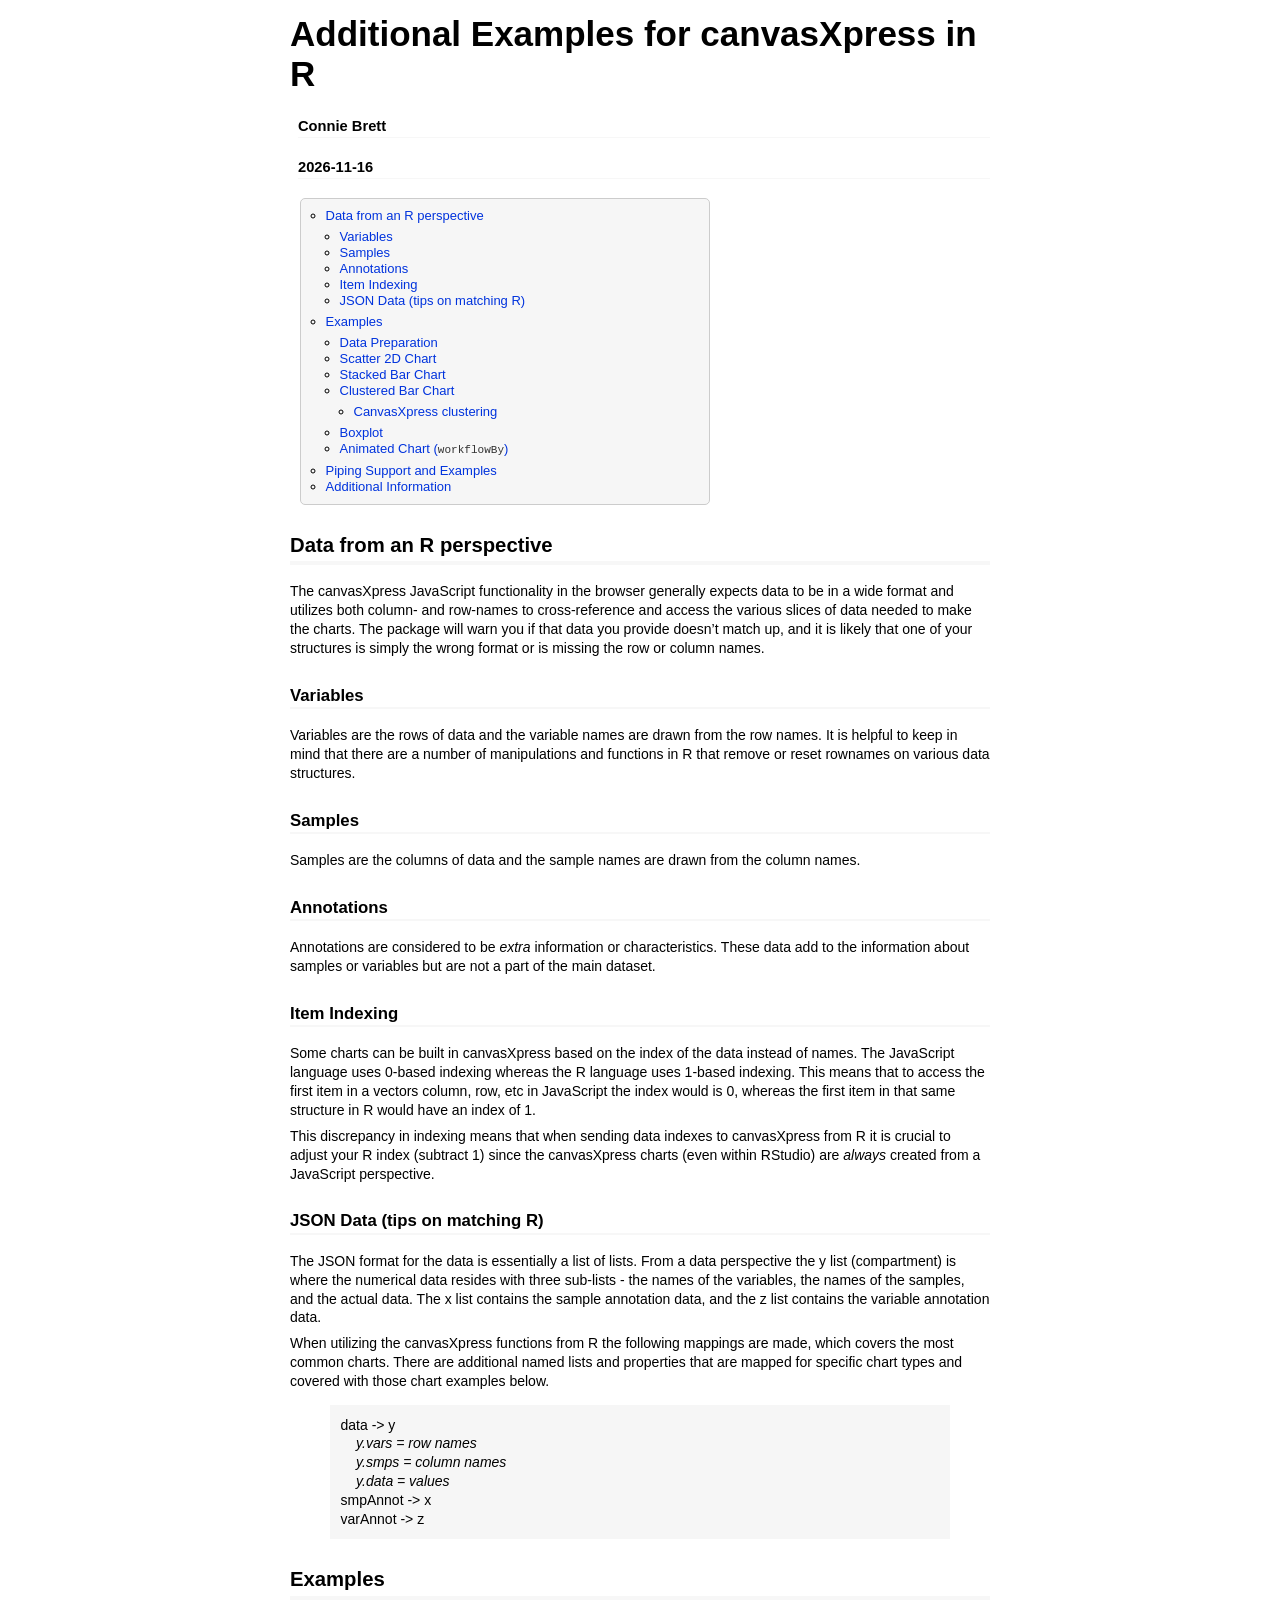
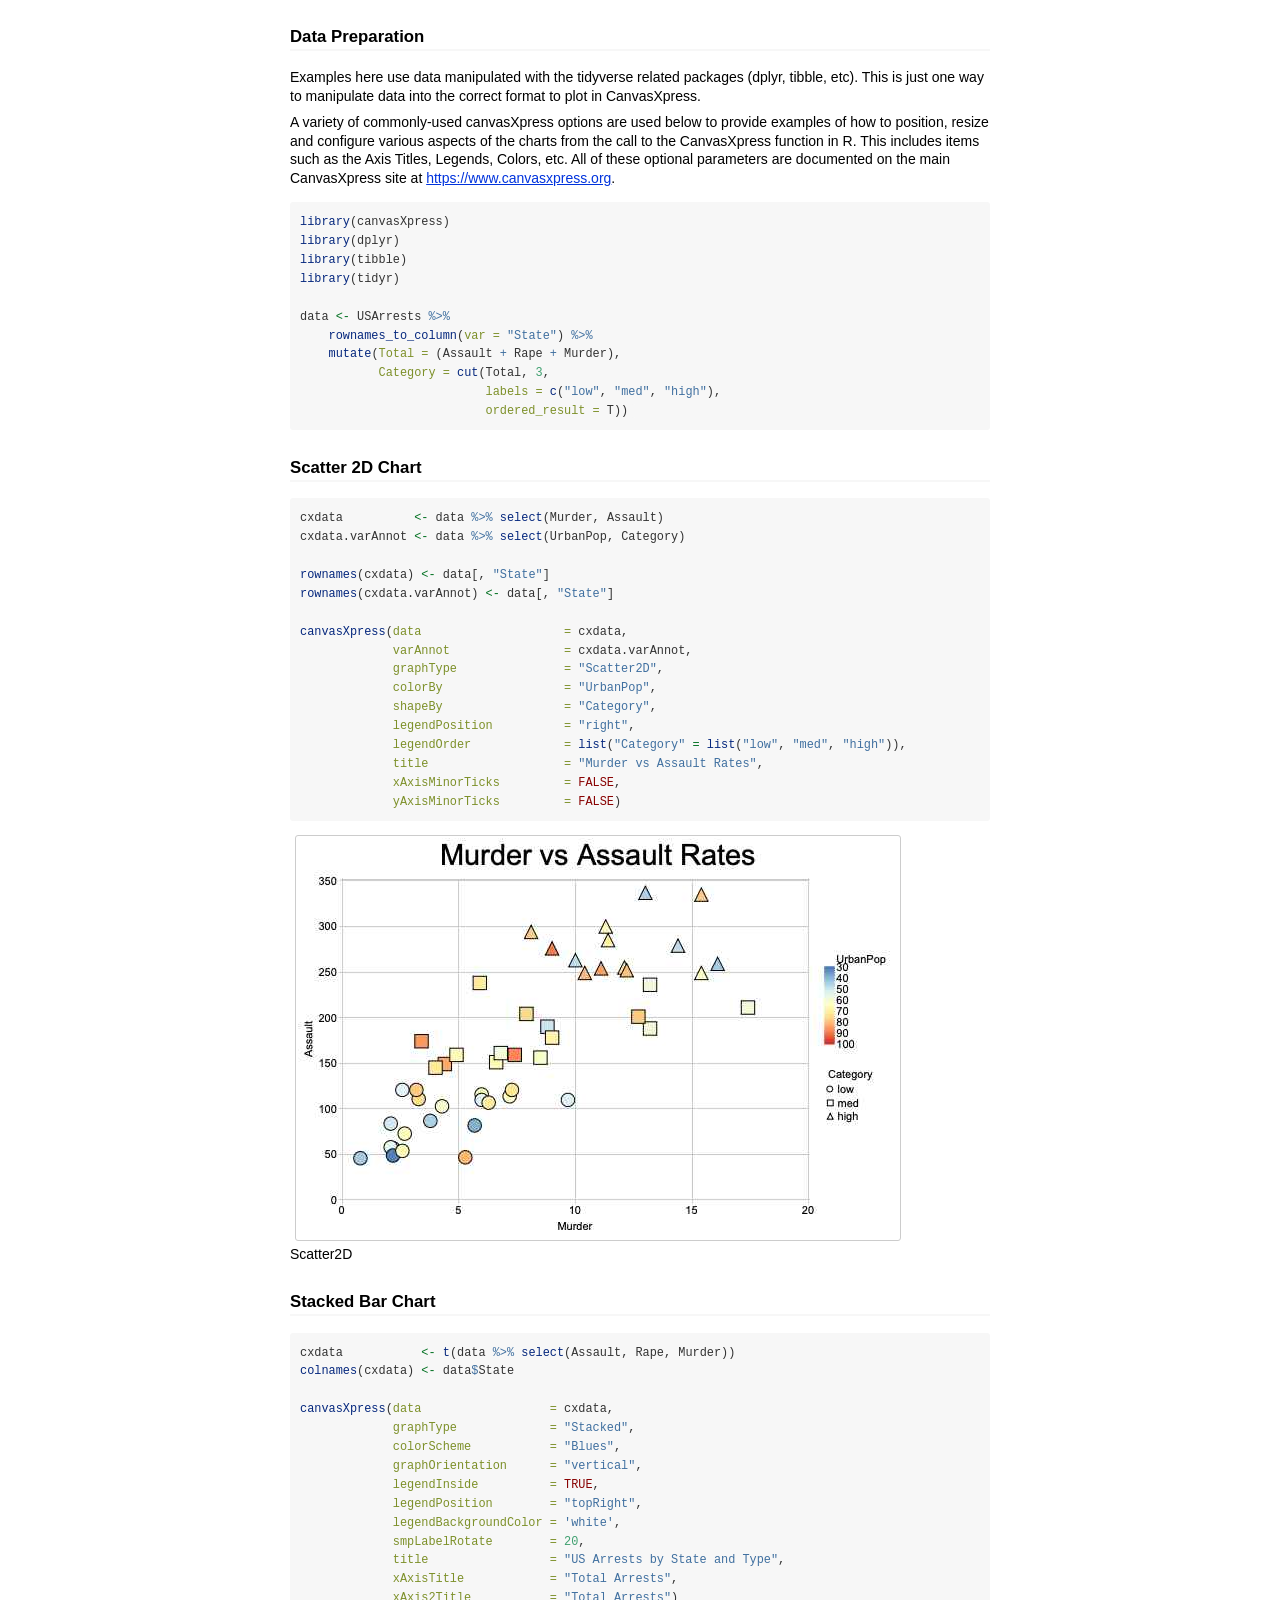
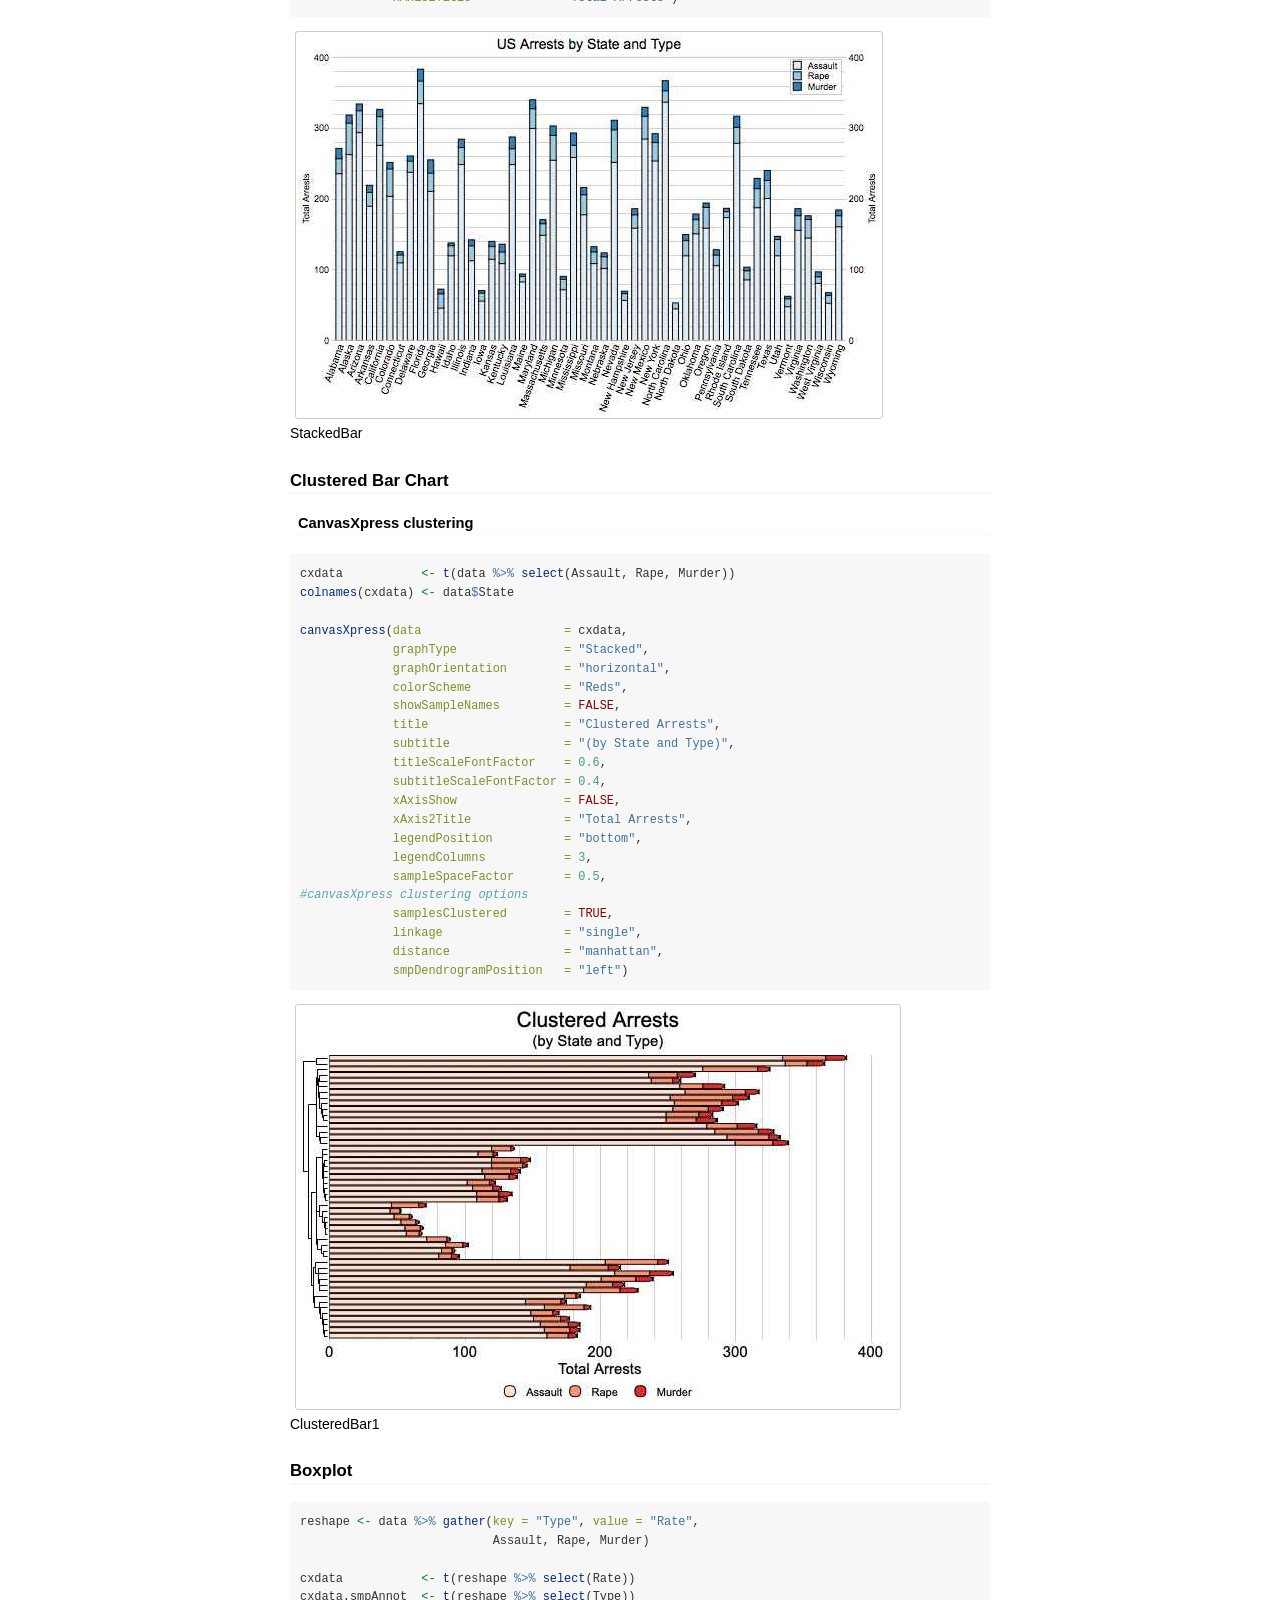
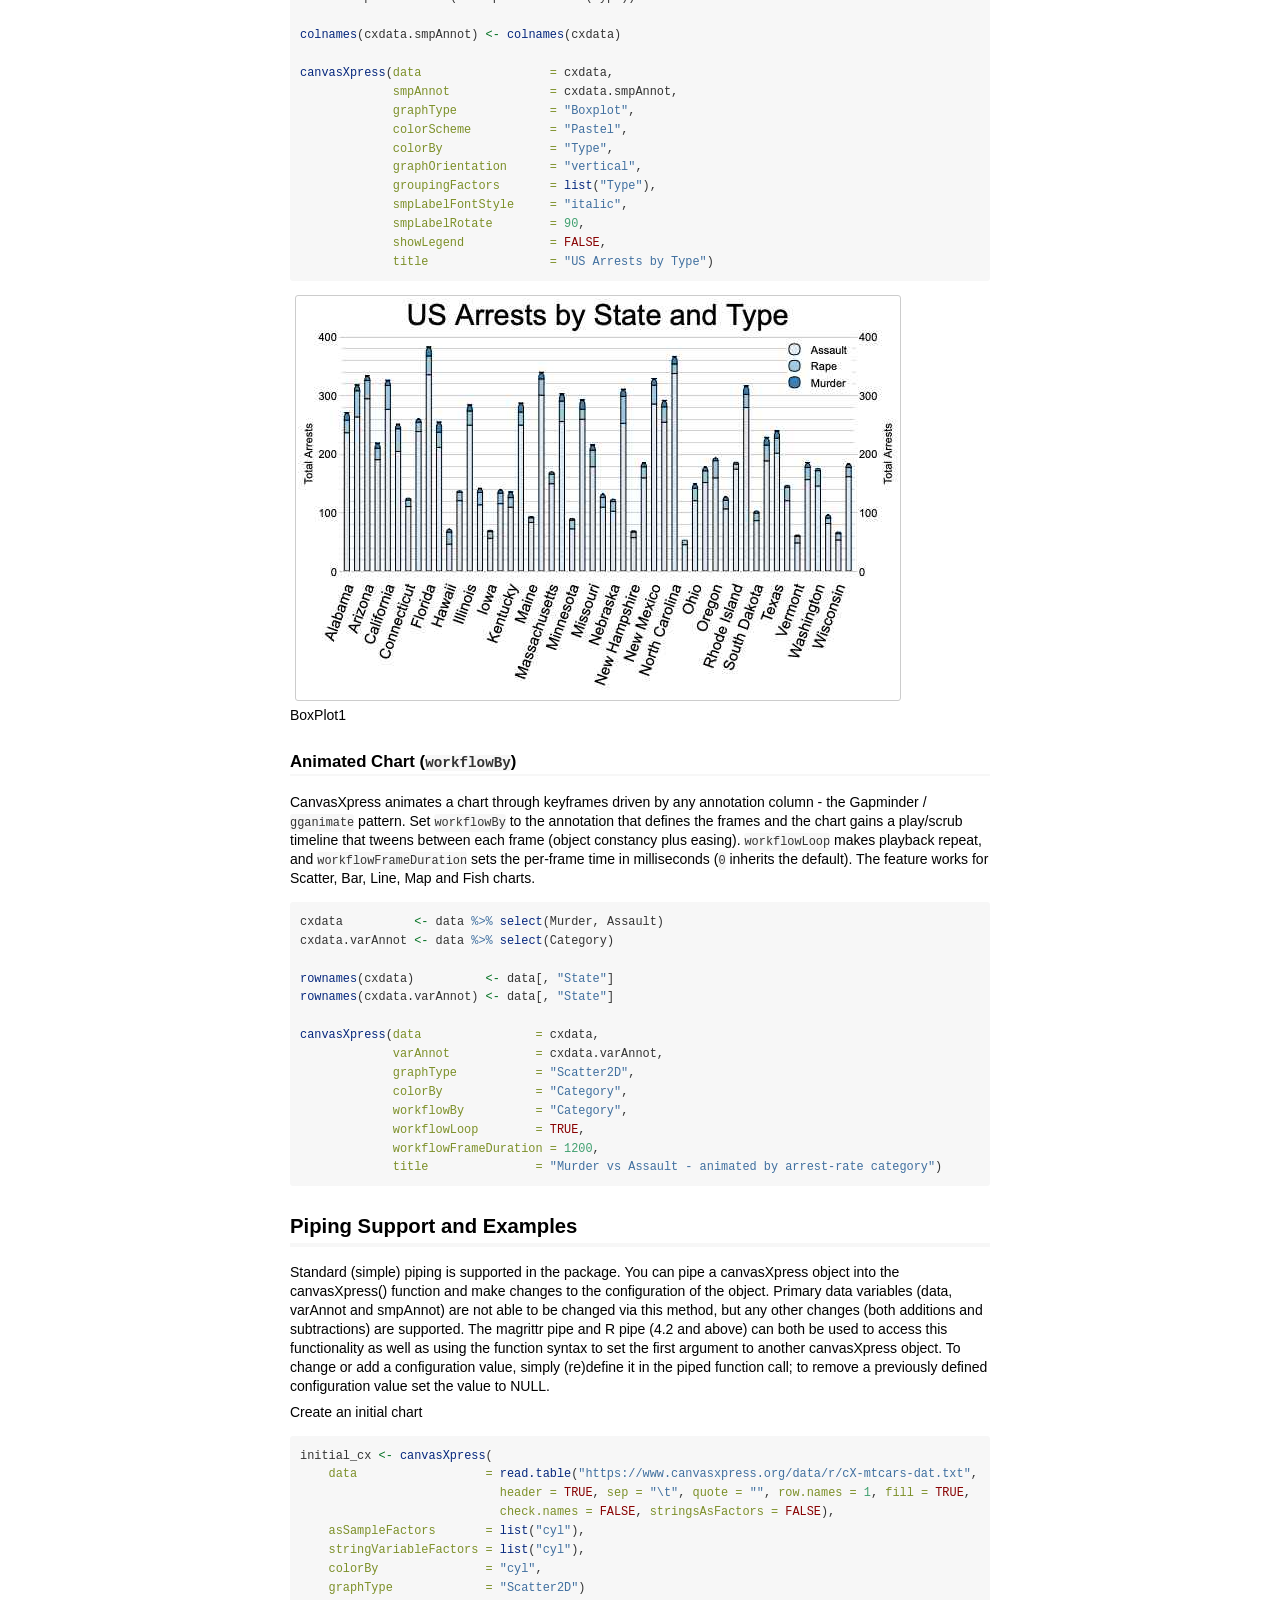
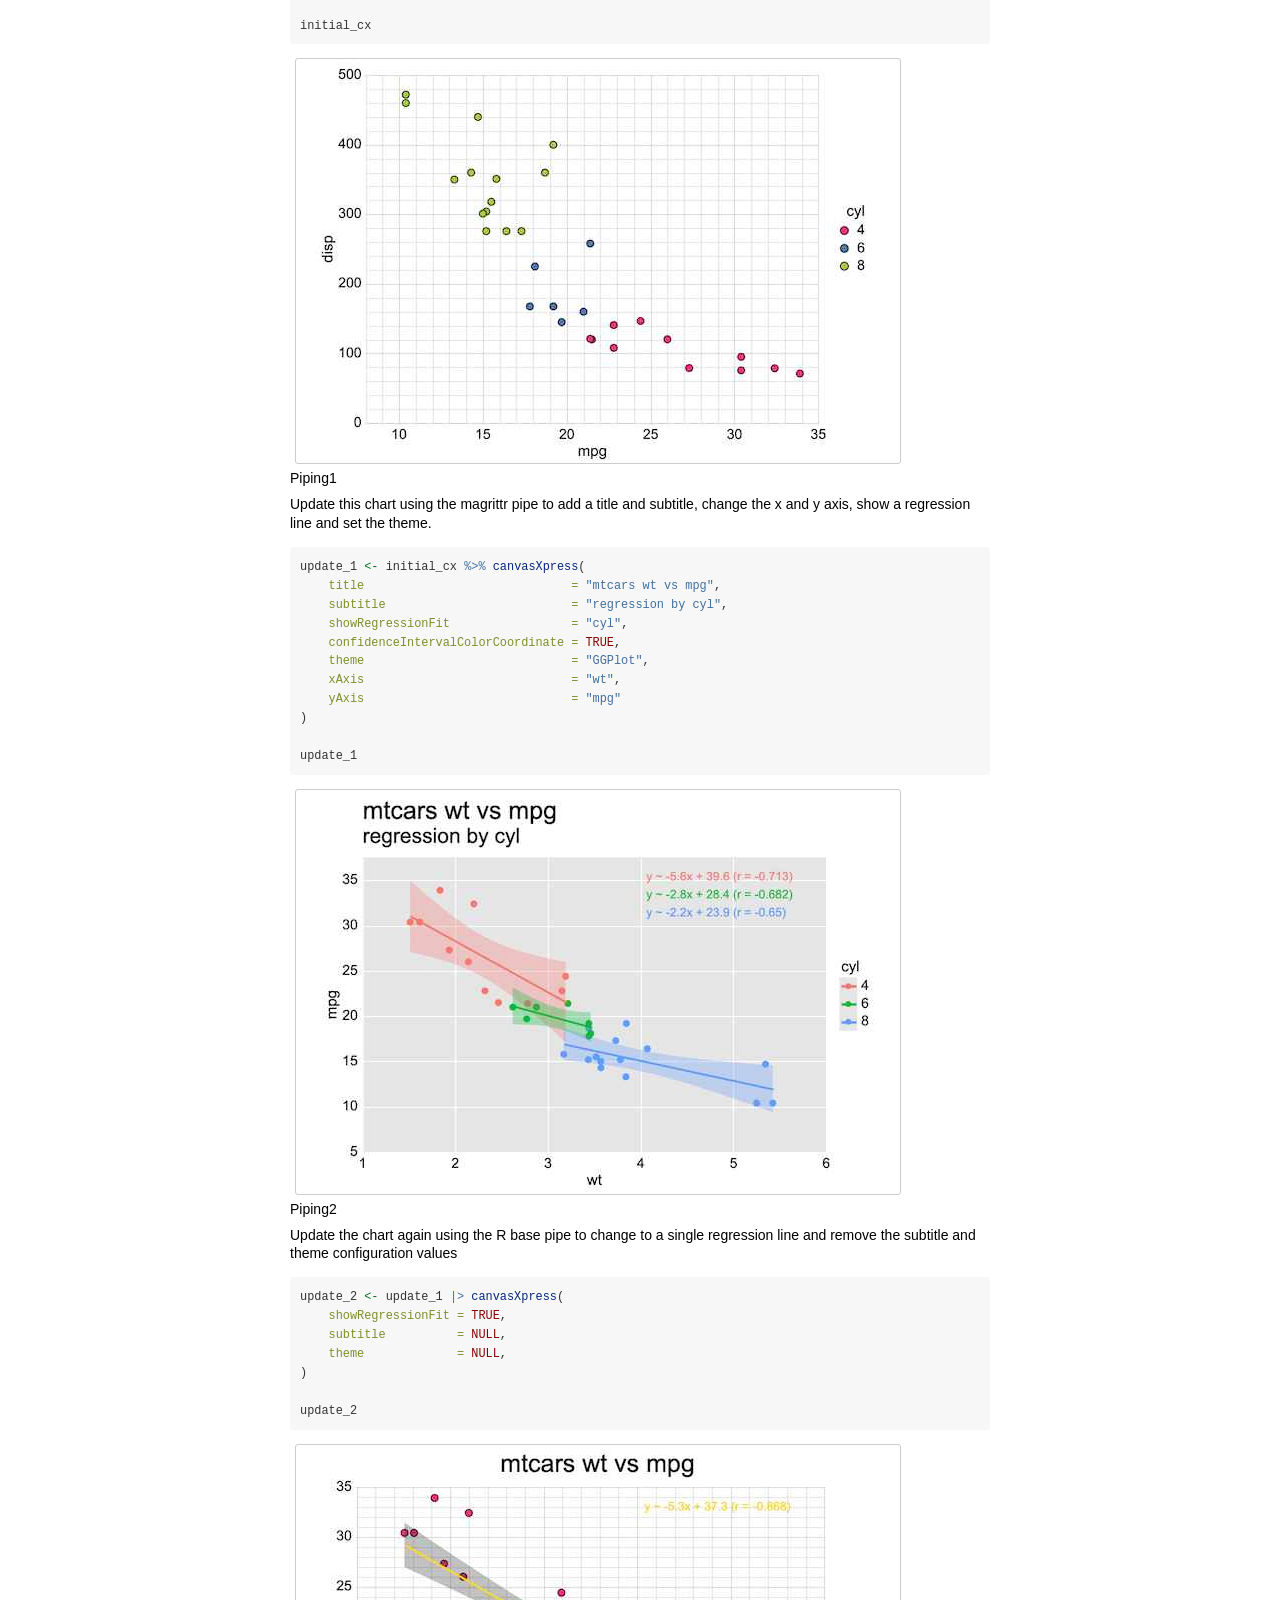
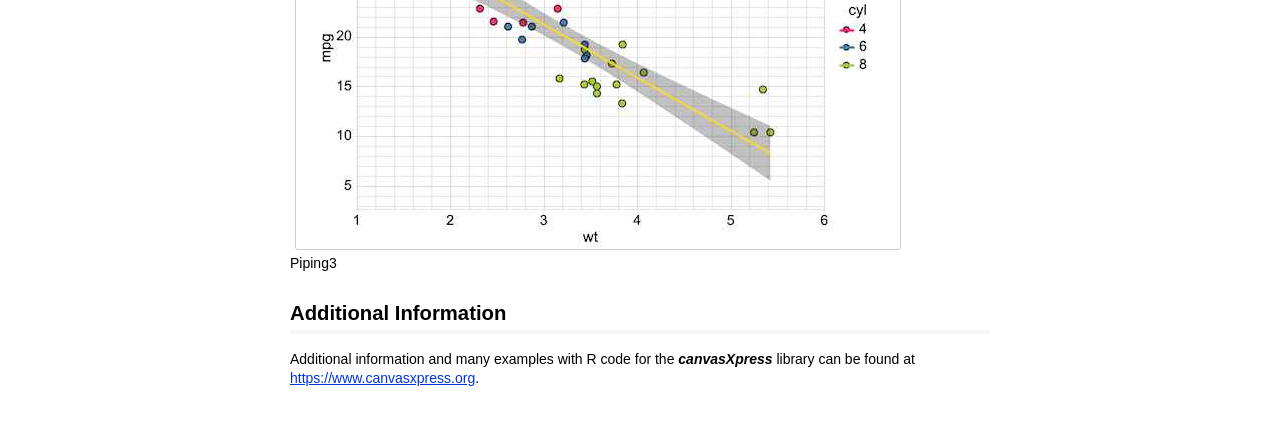
<file: inst/doc/additional_examples.html>
<!DOCTYPE html>

<html>

<head>

<meta charset="utf-8" />
<meta name="generator" content="pandoc" />
<meta http-equiv="X-UA-Compatible" content="IE=EDGE" />

<meta name="viewport" content="width=device-width, initial-scale=1" />

<meta name="author" content="Connie Brett" />

<meta name="date" content="2026-11-16" />

<title>Additional Examples for canvasXpress in R</title>

<script>// Pandoc 2.9 adds attributes on both header and div. We remove the former (to
// be compatible with the behavior of Pandoc < 2.8).
document.addEventListener('DOMContentLoaded', function(e) {
  var hs = document.querySelectorAll("div.section[class*='level'] > :first-child");
  var i, h, a;
  for (i = 0; i < hs.length; i++) {
    h = hs[i];
    if (!/^h[1-6]$/i.test(h.tagName)) continue;  // it should be a header h1-h6
    a = h.attributes;
    while (a.length > 0) h.removeAttribute(a[0].name);
  }
});
</script>

<style type="text/css">
code{white-space: pre-wrap;}
span.smallcaps{font-variant: small-caps;}
span.underline{text-decoration: underline;}
div.column{display: inline-block; vertical-align: top; width: 50%;}
div.hanging-indent{margin-left: 1.5em; text-indent: -1.5em;}
ul.task-list{list-style: none;}
</style>



<style type="text/css">
code {
white-space: pre;
}
.sourceCode {
overflow: visible;
}
</style>
<style type="text/css" data-origin="pandoc">
html { -webkit-text-size-adjust: 100%; }
pre > code.sourceCode { white-space: pre; position: relative; }
pre > code.sourceCode > span { display: inline-block; line-height: 1.25; }
pre > code.sourceCode > span:empty { height: 1.2em; }
.sourceCode { overflow: visible; }
code.sourceCode > span { color: inherit; text-decoration: inherit; }
div.sourceCode { margin: 1em 0; }
pre.sourceCode { margin: 0; }
@media screen {
div.sourceCode { overflow: auto; }
}
@media print {
pre > code.sourceCode { white-space: pre-wrap; }
pre > code.sourceCode > span { text-indent: -5em; padding-left: 5em; }
}
pre.numberSource code
{ counter-reset: source-line 0; }
pre.numberSource code > span
{ position: relative; left: -4em; counter-increment: source-line; }
pre.numberSource code > span > a:first-child::before
{ content: counter(source-line);
position: relative; left: -1em; text-align: right; vertical-align: baseline;
border: none; display: inline-block;
-webkit-touch-callout: none; -webkit-user-select: none;
-khtml-user-select: none; -moz-user-select: none;
-ms-user-select: none; user-select: none;
padding: 0 4px; width: 4em;
color: #aaaaaa;
}
pre.numberSource { margin-left: 3em; border-left: 1px solid #aaaaaa; padding-left: 4px; }
div.sourceCode
{ }
@media screen {
pre > code.sourceCode > span > a:first-child::before { text-decoration: underline; }
}
code span.al { color: #ff0000; font-weight: bold; } 
code span.an { color: #60a0b0; font-weight: bold; font-style: italic; } 
code span.at { color: #7d9029; } 
code span.bn { color: #40a070; } 
code span.bu { color: #008000; } 
code span.cf { color: #007020; font-weight: bold; } 
code span.ch { color: #4070a0; } 
code span.cn { color: #880000; } 
code span.co { color: #60a0b0; font-style: italic; } 
code span.cv { color: #60a0b0; font-weight: bold; font-style: italic; } 
code span.do { color: #ba2121; font-style: italic; } 
code span.dt { color: #902000; } 
code span.dv { color: #40a070; } 
code span.er { color: #ff0000; font-weight: bold; } 
code span.ex { } 
code span.fl { color: #40a070; } 
code span.fu { color: #06287e; } 
code span.im { color: #008000; font-weight: bold; } 
code span.in { color: #60a0b0; font-weight: bold; font-style: italic; } 
code span.kw { color: #007020; font-weight: bold; } 
code span.op { color: #666666; } 
code span.ot { color: #007020; } 
code span.pp { color: #bc7a00; } 
code span.sc { color: #4070a0; } 
code span.ss { color: #bb6688; } 
code span.st { color: #4070a0; } 
code span.va { color: #19177c; } 
code span.vs { color: #4070a0; } 
code span.wa { color: #60a0b0; font-weight: bold; font-style: italic; } 
</style>
<script>
// apply pandoc div.sourceCode style to pre.sourceCode instead
(function() {
  var sheets = document.styleSheets;
  for (var i = 0; i < sheets.length; i++) {
    if (sheets[i].ownerNode.dataset["origin"] !== "pandoc") continue;
    try { var rules = sheets[i].cssRules; } catch (e) { continue; }
    var j = 0;
    while (j < rules.length) {
      var rule = rules[j];
      // check if there is a div.sourceCode rule
      if (rule.type !== rule.STYLE_RULE || rule.selectorText !== "div.sourceCode") {
        j++;
        continue;
      }
      var style = rule.style.cssText;
      // check if color or background-color is set
      if (rule.style.color === '' && rule.style.backgroundColor === '') {
        j++;
        continue;
      }
      // replace div.sourceCode by a pre.sourceCode rule
      sheets[i].deleteRule(j);
      sheets[i].insertRule('pre.sourceCode{' + style + '}', j);
    }
  }
})();
</script>




<style type="text/css">body {
background-color: #fff;
margin: 1em auto;
max-width: 700px;
overflow: visible;
padding-left: 2em;
padding-right: 2em;
font-family: "Open Sans", "Helvetica Neue", Helvetica, Arial, sans-serif;
font-size: 14px;
line-height: 1.35;
}
#TOC {
clear: both;
margin: 0 0 10px 10px;
padding: 4px;
width: 400px;
border: 1px solid #CCCCCC;
border-radius: 5px;
background-color: #f6f6f6;
font-size: 13px;
line-height: 1.3;
}
#TOC .toctitle {
font-weight: bold;
font-size: 15px;
margin-left: 5px;
}
#TOC ul {
padding-left: 40px;
margin-left: -1.5em;
margin-top: 5px;
margin-bottom: 5px;
}
#TOC ul ul {
margin-left: -2em;
}
#TOC li {
line-height: 16px;
}
table {
margin: 1em auto;
border-width: 1px;
border-color: #DDDDDD;
border-style: outset;
border-collapse: collapse;
}
table th {
border-width: 2px;
padding: 5px;
border-style: inset;
}
table td {
border-width: 1px;
border-style: inset;
line-height: 18px;
padding: 5px 5px;
}
table, table th, table td {
border-left-style: none;
border-right-style: none;
}
table thead, table tr.even {
background-color: #f7f7f7;
}
p {
margin: 0.5em 0;
}
blockquote {
background-color: #f6f6f6;
padding: 0.25em 0.75em;
}
hr {
border-style: solid;
border: none;
border-top: 1px solid #777;
margin: 28px 0;
}
dl {
margin-left: 0;
}
dl dd {
margin-bottom: 13px;
margin-left: 13px;
}
dl dt {
font-weight: bold;
}
ul {
margin-top: 0;
}
ul li {
list-style: circle outside;
}
ul ul {
margin-bottom: 0;
}
pre, code {
background-color: #f7f7f7;
border-radius: 3px;
color: #333;
white-space: pre-wrap; 
}
pre {
border-radius: 3px;
margin: 5px 0px 10px 0px;
padding: 10px;
}
pre:not([class]) {
background-color: #f7f7f7;
}
code {
font-family: Consolas, Monaco, 'Courier New', monospace;
font-size: 85%;
}
p > code, li > code {
padding: 2px 0px;
}
div.figure {
text-align: center;
}
img {
background-color: #FFFFFF;
padding: 2px;
border: 1px solid #DDDDDD;
border-radius: 3px;
border: 1px solid #CCCCCC;
margin: 0 5px;
}
h1 {
margin-top: 0;
font-size: 35px;
line-height: 40px;
}
h2 {
border-bottom: 4px solid #f7f7f7;
padding-top: 10px;
padding-bottom: 2px;
font-size: 145%;
}
h3 {
border-bottom: 2px solid #f7f7f7;
padding-top: 10px;
font-size: 120%;
}
h4 {
border-bottom: 1px solid #f7f7f7;
margin-left: 8px;
font-size: 105%;
}
h5, h6 {
border-bottom: 1px solid #ccc;
font-size: 105%;
}
a {
color: #0033dd;
text-decoration: none;
}
a:hover {
color: #6666ff; }
a:visited {
color: #800080; }
a:visited:hover {
color: #BB00BB; }
a[href^="http:"] {
text-decoration: underline; }
a[href^="https:"] {
text-decoration: underline; }

code > span.kw { color: #555; font-weight: bold; } 
code > span.dt { color: #902000; } 
code > span.dv { color: #40a070; } 
code > span.bn { color: #d14; } 
code > span.fl { color: #d14; } 
code > span.ch { color: #d14; } 
code > span.st { color: #d14; } 
code > span.co { color: #888888; font-style: italic; } 
code > span.ot { color: #007020; } 
code > span.al { color: #ff0000; font-weight: bold; } 
code > span.fu { color: #900; font-weight: bold; } 
code > span.er { color: #a61717; background-color: #e3d2d2; } 
</style>




</head>

<body>




<h1 class="title toc-ignore">Additional Examples for canvasXpress in
R</h1>
<h4 class="author">Connie Brett</h4>
<h4 class="date">2026-11-16</h4>


<div id="TOC">
<ul>
<li><a href="#data-from-an-r-perspective" id="toc-data-from-an-r-perspective">Data from an R perspective</a>
<ul>
<li><a href="#variables" id="toc-variables">Variables</a></li>
<li><a href="#samples" id="toc-samples">Samples</a></li>
<li><a href="#annotations" id="toc-annotations">Annotations</a></li>
<li><a href="#item-indexing" id="toc-item-indexing">Item
Indexing</a></li>
<li><a href="#json-data-tips-on-matching-r" id="toc-json-data-tips-on-matching-r">JSON Data (tips on matching
R)</a></li>
</ul></li>
<li><a href="#examples" id="toc-examples">Examples</a>
<ul>
<li><a href="#data-preparation" id="toc-data-preparation">Data
Preparation</a></li>
<li><a href="#scatter-2d-chart" id="toc-scatter-2d-chart">Scatter 2D
Chart</a></li>
<li><a href="#stacked-bar-chart" id="toc-stacked-bar-chart">Stacked Bar
Chart</a></li>
<li><a href="#clustered-bar-chart" id="toc-clustered-bar-chart">Clustered Bar Chart</a>
<ul>
<li><a href="#canvasxpress-clustering" id="toc-canvasxpress-clustering">CanvasXpress clustering</a></li>
</ul></li>
<li><a href="#boxplot" id="toc-boxplot">Boxplot</a></li>
<li><a href="#animated-chart-workflowby" id="toc-animated-chart-workflowby">Animated Chart
(<code>workflowBy</code>)</a></li>
</ul></li>
<li><a href="#piping-support-and-examples" id="toc-piping-support-and-examples">Piping Support and
Examples</a></li>
<li><a href="#additional-information" id="toc-additional-information">Additional Information</a></li>
</ul>
</div>

<div id="data-from-an-r-perspective" class="section level2">
<h2>Data from an R perspective</h2>
<p>The canvasXpress JavaScript functionality in the browser generally
expects data to be in a wide format and utilizes both column- and
row-names to cross-reference and access the various slices of data
needed to make the charts. The package will warn you if that data you
provide doesn’t match up, and it is likely that one of your structures
is simply the wrong format or is missing the row or column names.</p>
<div id="variables" class="section level3">
<h3>Variables</h3>
<p>Variables are the rows of data and the variable names are drawn from
the row names. It is helpful to keep in mind that there are a number of
manipulations and functions in R that remove or reset rownames on
various data structures.</p>
</div>
<div id="samples" class="section level3">
<h3>Samples</h3>
<p>Samples are the columns of data and the sample names are drawn from
the column names.</p>
</div>
<div id="annotations" class="section level3">
<h3>Annotations</h3>
<p>Annotations are considered to be <em>extra</em> information or
characteristics. These data add to the information about samples or
variables but are not a part of the main dataset.</p>
</div>
<div id="item-indexing" class="section level3">
<h3>Item Indexing</h3>
<p>Some charts can be built in canvasXpress based on the index of the
data instead of names. The JavaScript language uses 0-based indexing
whereas the R language uses 1-based indexing. This means that to access
the first item in a vectors column, row, etc in JavaScript the index
would is 0, whereas the first item in that same structure in R would
have an index of 1.</p>
<p>This discrepancy in indexing means that when sending data indexes to
canvasXpress from R it is crucial to adjust your R index (subtract 1)
since the canvasXpress charts (even within RStudio) are <em>always</em>
created from a JavaScript perspective.</p>
</div>
<div id="json-data-tips-on-matching-r" class="section level3">
<h3>JSON Data (tips on matching R)</h3>
<p>The JSON format for the data is essentially a list of lists. From a
data perspective the y list (compartment) is where the numerical data
resides with three sub-lists - the names of the variables, the names of
the samples, and the actual data. The x list contains the sample
annotation data, and the z list contains the variable annotation
data.</p>
<p>When utilizing the canvasXpress functions from R the following
mappings are made, which covers the most common charts. There are
additional named lists and properties that are mapped for specific chart
types and covered with those chart examples below.</p>
<blockquote>
<p>data -&gt; y<br />
    <em>y.vars = row names</em><br />
    <em>y.smps = column names</em><br />
    <em>y.data = values</em><br />
smpAnnot -&gt; x<br />
varAnnot -&gt; z</p>
</blockquote>
</div>
</div>
<div id="examples" class="section level2">
<h2>Examples</h2>
<div id="data-preparation" class="section level3">
<h3>Data Preparation</h3>
<p>Examples here use data manipulated with the tidyverse related
packages (dplyr, tibble, etc). This is just one way to manipulate data
into the correct format to plot in CanvasXpress.</p>
<p>A variety of commonly-used canvasXpress options are used below to
provide examples of how to position, resize and configure various
aspects of the charts from the call to the CanvasXpress function in R.
This includes items such as the Axis Titles, Legends, Colors, etc. All
of these optional parameters are documented on the main CanvasXpress
site at <a href="https://www.canvasxpress.org" class="uri">https://www.canvasxpress.org</a>.</p>
<div class="sourceCode" id="cb1"><pre class="sourceCode r"><code class="sourceCode r"><span id="cb1-1"><a href="#cb1-1" tabindex="-1"></a><span class="fu">library</span>(canvasXpress)</span>
<span id="cb1-2"><a href="#cb1-2" tabindex="-1"></a><span class="fu">library</span>(dplyr)</span>
<span id="cb1-3"><a href="#cb1-3" tabindex="-1"></a><span class="fu">library</span>(tibble)</span>
<span id="cb1-4"><a href="#cb1-4" tabindex="-1"></a><span class="fu">library</span>(tidyr)</span>
<span id="cb1-5"><a href="#cb1-5" tabindex="-1"></a></span>
<span id="cb1-6"><a href="#cb1-6" tabindex="-1"></a>data <span class="ot">&lt;-</span> USArrests <span class="sc">%&gt;%</span></span>
<span id="cb1-7"><a href="#cb1-7" tabindex="-1"></a>    <span class="fu">rownames_to_column</span>(<span class="at">var =</span> <span class="st">&quot;State&quot;</span>) <span class="sc">%&gt;%</span></span>
<span id="cb1-8"><a href="#cb1-8" tabindex="-1"></a>    <span class="fu">mutate</span>(<span class="at">Total =</span> (Assault <span class="sc">+</span> Rape <span class="sc">+</span> Murder),</span>
<span id="cb1-9"><a href="#cb1-9" tabindex="-1"></a>           <span class="at">Category =</span> <span class="fu">cut</span>(Total, <span class="dv">3</span>, </span>
<span id="cb1-10"><a href="#cb1-10" tabindex="-1"></a>                          <span class="at">labels =</span> <span class="fu">c</span>(<span class="st">&quot;low&quot;</span>, <span class="st">&quot;med&quot;</span>, <span class="st">&quot;high&quot;</span>),</span>
<span id="cb1-11"><a href="#cb1-11" tabindex="-1"></a>                          <span class="at">ordered_result =</span> T)) </span></code></pre></div>
</div>
<div id="scatter-2d-chart" class="section level3">
<h3>Scatter 2D Chart</h3>
<div class="sourceCode" id="cb2"><pre class="sourceCode r"><code class="sourceCode r"><span id="cb2-1"><a href="#cb2-1" tabindex="-1"></a>cxdata          <span class="ot">&lt;-</span> data <span class="sc">%&gt;%</span> <span class="fu">select</span>(Murder, Assault)</span>
<span id="cb2-2"><a href="#cb2-2" tabindex="-1"></a>cxdata.varAnnot <span class="ot">&lt;-</span> data <span class="sc">%&gt;%</span> <span class="fu">select</span>(UrbanPop, Category) </span>
<span id="cb2-3"><a href="#cb2-3" tabindex="-1"></a></span>
<span id="cb2-4"><a href="#cb2-4" tabindex="-1"></a><span class="fu">rownames</span>(cxdata) <span class="ot">&lt;-</span> data[, <span class="st">&quot;State&quot;</span>]</span>
<span id="cb2-5"><a href="#cb2-5" tabindex="-1"></a><span class="fu">rownames</span>(cxdata.varAnnot) <span class="ot">&lt;-</span> data[, <span class="st">&quot;State&quot;</span>]</span>
<span id="cb2-6"><a href="#cb2-6" tabindex="-1"></a></span>
<span id="cb2-7"><a href="#cb2-7" tabindex="-1"></a><span class="fu">canvasXpress</span>(<span class="at">data                    =</span> cxdata,</span>
<span id="cb2-8"><a href="#cb2-8" tabindex="-1"></a>             <span class="at">varAnnot                =</span> cxdata.varAnnot,</span>
<span id="cb2-9"><a href="#cb2-9" tabindex="-1"></a>             <span class="at">graphType               =</span> <span class="st">&quot;Scatter2D&quot;</span>,</span>
<span id="cb2-10"><a href="#cb2-10" tabindex="-1"></a>             <span class="at">colorBy                 =</span> <span class="st">&quot;UrbanPop&quot;</span>,</span>
<span id="cb2-11"><a href="#cb2-11" tabindex="-1"></a>             <span class="at">shapeBy                 =</span> <span class="st">&quot;Category&quot;</span>,</span>
<span id="cb2-12"><a href="#cb2-12" tabindex="-1"></a>             <span class="at">legendPosition          =</span> <span class="st">&quot;right&quot;</span>,</span>
<span id="cb2-13"><a href="#cb2-13" tabindex="-1"></a>             <span class="at">legendOrder             =</span> <span class="fu">list</span>(<span class="st">&quot;Category&quot;</span> <span class="ot">=</span> <span class="fu">list</span>(<span class="st">&quot;low&quot;</span>, <span class="st">&quot;med&quot;</span>, <span class="st">&quot;high&quot;</span>)),</span>
<span id="cb2-14"><a href="#cb2-14" tabindex="-1"></a>             <span class="at">title                   =</span> <span class="st">&quot;Murder vs Assault Rates&quot;</span>,</span>
<span id="cb2-15"><a href="#cb2-15" tabindex="-1"></a>             <span class="at">xAxisMinorTicks         =</span> <span class="cn">FALSE</span>,</span>
<span id="cb2-16"><a href="#cb2-16" tabindex="-1"></a>             <span class="at">yAxisMinorTicks         =</span> <span class="cn">FALSE</span>)</span></code></pre></div>
<div class="float">
<img role="img" aria-label="Scatter2D" src="[data-uri]" alt="Scatter2D" />
<div class="figcaption">Scatter2D</div>
</div>
</div>
<div id="stacked-bar-chart" class="section level3">
<h3>Stacked Bar Chart</h3>
<div class="sourceCode" id="cb3"><pre class="sourceCode r"><code class="sourceCode r"><span id="cb3-1"><a href="#cb3-1" tabindex="-1"></a>cxdata           <span class="ot">&lt;-</span> <span class="fu">t</span>(data <span class="sc">%&gt;%</span> <span class="fu">select</span>(Assault, Rape, Murder))</span>
<span id="cb3-2"><a href="#cb3-2" tabindex="-1"></a><span class="fu">colnames</span>(cxdata) <span class="ot">&lt;-</span> data<span class="sc">$</span>State</span>
<span id="cb3-3"><a href="#cb3-3" tabindex="-1"></a></span>
<span id="cb3-4"><a href="#cb3-4" tabindex="-1"></a><span class="fu">canvasXpress</span>(<span class="at">data                  =</span> cxdata,</span>
<span id="cb3-5"><a href="#cb3-5" tabindex="-1"></a>             <span class="at">graphType             =</span> <span class="st">&quot;Stacked&quot;</span>,</span>
<span id="cb3-6"><a href="#cb3-6" tabindex="-1"></a>             <span class="at">colorScheme           =</span> <span class="st">&quot;Blues&quot;</span>,</span>
<span id="cb3-7"><a href="#cb3-7" tabindex="-1"></a>             <span class="at">graphOrientation      =</span> <span class="st">&quot;vertical&quot;</span>,</span>
<span id="cb3-8"><a href="#cb3-8" tabindex="-1"></a>             <span class="at">legendInside          =</span> <span class="cn">TRUE</span>,</span>
<span id="cb3-9"><a href="#cb3-9" tabindex="-1"></a>             <span class="at">legendPosition        =</span> <span class="st">&quot;topRight&quot;</span>,</span>
<span id="cb3-10"><a href="#cb3-10" tabindex="-1"></a>             <span class="at">legendBackgroundColor =</span> <span class="st">&#39;white&#39;</span>,</span>
<span id="cb3-11"><a href="#cb3-11" tabindex="-1"></a>             <span class="at">smpLabelRotate        =</span> <span class="dv">20</span>,</span>
<span id="cb3-12"><a href="#cb3-12" tabindex="-1"></a>             <span class="at">title                 =</span> <span class="st">&quot;US Arrests by State and Type&quot;</span>,</span>
<span id="cb3-13"><a href="#cb3-13" tabindex="-1"></a>             <span class="at">xAxisTitle            =</span> <span class="st">&quot;Total Arrests&quot;</span>,</span>
<span id="cb3-14"><a href="#cb3-14" tabindex="-1"></a>             <span class="at">xAxis2Title           =</span> <span class="st">&quot;Total Arrests&quot;</span>)</span></code></pre></div>
<div class="float">
<img role="img" aria-label="StackedBar" src="[data-uri]" alt="StackedBar" />
<div class="figcaption">StackedBar</div>
</div>
</div>
<div id="clustered-bar-chart" class="section level3">
<h3>Clustered Bar Chart</h3>
<div id="canvasxpress-clustering" class="section level4">
<h4>CanvasXpress clustering</h4>
<div class="sourceCode" id="cb4"><pre class="sourceCode r"><code class="sourceCode r"><span id="cb4-1"><a href="#cb4-1" tabindex="-1"></a>cxdata           <span class="ot">&lt;-</span> <span class="fu">t</span>(data <span class="sc">%&gt;%</span> <span class="fu">select</span>(Assault, Rape, Murder))</span>
<span id="cb4-2"><a href="#cb4-2" tabindex="-1"></a><span class="fu">colnames</span>(cxdata) <span class="ot">&lt;-</span> data<span class="sc">$</span>State</span>
<span id="cb4-3"><a href="#cb4-3" tabindex="-1"></a></span>
<span id="cb4-4"><a href="#cb4-4" tabindex="-1"></a><span class="fu">canvasXpress</span>(<span class="at">data                    =</span> cxdata,</span>
<span id="cb4-5"><a href="#cb4-5" tabindex="-1"></a>             <span class="at">graphType               =</span> <span class="st">&quot;Stacked&quot;</span>,</span>
<span id="cb4-6"><a href="#cb4-6" tabindex="-1"></a>             <span class="at">graphOrientation        =</span> <span class="st">&quot;horizontal&quot;</span>,</span>
<span id="cb4-7"><a href="#cb4-7" tabindex="-1"></a>             <span class="at">colorScheme             =</span> <span class="st">&quot;Reds&quot;</span>,</span>
<span id="cb4-8"><a href="#cb4-8" tabindex="-1"></a>             <span class="at">showSampleNames         =</span> <span class="cn">FALSE</span>,</span>
<span id="cb4-9"><a href="#cb4-9" tabindex="-1"></a>             <span class="at">title                   =</span> <span class="st">&quot;Clustered Arrests&quot;</span>,</span>
<span id="cb4-10"><a href="#cb4-10" tabindex="-1"></a>             <span class="at">subtitle                =</span> <span class="st">&quot;(by State and Type)&quot;</span>,</span>
<span id="cb4-11"><a href="#cb4-11" tabindex="-1"></a>             <span class="at">titleScaleFontFactor    =</span> <span class="fl">0.6</span>,</span>
<span id="cb4-12"><a href="#cb4-12" tabindex="-1"></a>             <span class="at">subtitleScaleFontFactor =</span> <span class="fl">0.4</span>,</span>
<span id="cb4-13"><a href="#cb4-13" tabindex="-1"></a>             <span class="at">xAxisShow               =</span> <span class="cn">FALSE</span>,</span>
<span id="cb4-14"><a href="#cb4-14" tabindex="-1"></a>             <span class="at">xAxis2Title             =</span> <span class="st">&quot;Total Arrests&quot;</span>,</span>
<span id="cb4-15"><a href="#cb4-15" tabindex="-1"></a>             <span class="at">legendPosition          =</span> <span class="st">&quot;bottom&quot;</span>,</span>
<span id="cb4-16"><a href="#cb4-16" tabindex="-1"></a>             <span class="at">legendColumns           =</span> <span class="dv">3</span>,</span>
<span id="cb4-17"><a href="#cb4-17" tabindex="-1"></a>             <span class="at">sampleSpaceFactor       =</span> <span class="fl">0.5</span>,</span>
<span id="cb4-18"><a href="#cb4-18" tabindex="-1"></a><span class="co">#canvasXpress clustering options  </span></span>
<span id="cb4-19"><a href="#cb4-19" tabindex="-1"></a>             <span class="at">samplesClustered        =</span> <span class="cn">TRUE</span>,</span>
<span id="cb4-20"><a href="#cb4-20" tabindex="-1"></a>             <span class="at">linkage                 =</span> <span class="st">&quot;single&quot;</span>,</span>
<span id="cb4-21"><a href="#cb4-21" tabindex="-1"></a>             <span class="at">distance                =</span> <span class="st">&quot;manhattan&quot;</span>,</span>
<span id="cb4-22"><a href="#cb4-22" tabindex="-1"></a>             <span class="at">smpDendrogramPosition   =</span> <span class="st">&quot;left&quot;</span>)</span></code></pre></div>
<div class="float">
<img role="img" aria-label="ClusteredBar1" src="[data-uri]" alt="ClusteredBar1" />
<div class="figcaption">ClusteredBar1</div>
</div>
</div>
</div>
<div id="boxplot" class="section level3">
<h3>Boxplot</h3>
<div class="sourceCode" id="cb5"><pre class="sourceCode r"><code class="sourceCode r"><span id="cb5-1"><a href="#cb5-1" tabindex="-1"></a>reshape <span class="ot">&lt;-</span> data <span class="sc">%&gt;%</span> <span class="fu">gather</span>(<span class="at">key =</span> <span class="st">&quot;Type&quot;</span>, <span class="at">value =</span> <span class="st">&quot;Rate&quot;</span>, </span>
<span id="cb5-2"><a href="#cb5-2" tabindex="-1"></a>                           Assault, Rape, Murder)</span>
<span id="cb5-3"><a href="#cb5-3" tabindex="-1"></a></span>
<span id="cb5-4"><a href="#cb5-4" tabindex="-1"></a>cxdata           <span class="ot">&lt;-</span> <span class="fu">t</span>(reshape <span class="sc">%&gt;%</span> <span class="fu">select</span>(Rate))</span>
<span id="cb5-5"><a href="#cb5-5" tabindex="-1"></a>cxdata.smpAnnot  <span class="ot">&lt;-</span> <span class="fu">t</span>(reshape <span class="sc">%&gt;%</span> <span class="fu">select</span>(Type))</span>
<span id="cb5-6"><a href="#cb5-6" tabindex="-1"></a></span>
<span id="cb5-7"><a href="#cb5-7" tabindex="-1"></a><span class="fu">colnames</span>(cxdata.smpAnnot) <span class="ot">&lt;-</span> <span class="fu">colnames</span>(cxdata)</span>
<span id="cb5-8"><a href="#cb5-8" tabindex="-1"></a></span>
<span id="cb5-9"><a href="#cb5-9" tabindex="-1"></a><span class="fu">canvasXpress</span>(<span class="at">data                  =</span> cxdata,</span>
<span id="cb5-10"><a href="#cb5-10" tabindex="-1"></a>             <span class="at">smpAnnot              =</span> cxdata.smpAnnot,</span>
<span id="cb5-11"><a href="#cb5-11" tabindex="-1"></a>             <span class="at">graphType             =</span> <span class="st">&quot;Boxplot&quot;</span>,</span>
<span id="cb5-12"><a href="#cb5-12" tabindex="-1"></a>             <span class="at">colorScheme           =</span> <span class="st">&quot;Pastel&quot;</span>,</span>
<span id="cb5-13"><a href="#cb5-13" tabindex="-1"></a>             <span class="at">colorBy               =</span> <span class="st">&quot;Type&quot;</span>,</span>
<span id="cb5-14"><a href="#cb5-14" tabindex="-1"></a>             <span class="at">graphOrientation      =</span> <span class="st">&quot;vertical&quot;</span>,</span>
<span id="cb5-15"><a href="#cb5-15" tabindex="-1"></a>             <span class="at">groupingFactors       =</span> <span class="fu">list</span>(<span class="st">&quot;Type&quot;</span>),</span>
<span id="cb5-16"><a href="#cb5-16" tabindex="-1"></a>             <span class="at">smpLabelFontStyle     =</span> <span class="st">&quot;italic&quot;</span>,</span>
<span id="cb5-17"><a href="#cb5-17" tabindex="-1"></a>             <span class="at">smpLabelRotate        =</span> <span class="dv">90</span>,</span>
<span id="cb5-18"><a href="#cb5-18" tabindex="-1"></a>             <span class="at">showLegend            =</span> <span class="cn">FALSE</span>,</span>
<span id="cb5-19"><a href="#cb5-19" tabindex="-1"></a>             <span class="at">title                 =</span> <span class="st">&quot;US Arrests by Type&quot;</span>)</span></code></pre></div>
<div class="float">
<img role="img" aria-label="BoxPlot1" src="[data-uri]" alt="BoxPlot1" />
<div class="figcaption">BoxPlot1</div>
</div>
</div>
<div id="animated-chart-workflowby" class="section level3">
<h3>Animated Chart (<code>workflowBy</code>)</h3>
<p>CanvasXpress animates a chart through keyframes driven by any
annotation column - the Gapminder / <code>gganimate</code> pattern. Set
<code>workflowBy</code> to the annotation that defines the frames and
the chart gains a play/scrub timeline that tweens between each frame
(object constancy plus easing). <code>workflowLoop</code> makes playback
repeat, and <code>workflowFrameDuration</code> sets the per-frame time
in milliseconds (<code>0</code> inherits the default). The feature works
for Scatter, Bar, Line, Map and Fish charts.</p>
<div class="sourceCode" id="cb6"><pre class="sourceCode r"><code class="sourceCode r"><span id="cb6-1"><a href="#cb6-1" tabindex="-1"></a>cxdata          <span class="ot">&lt;-</span> data <span class="sc">%&gt;%</span> <span class="fu">select</span>(Murder, Assault)</span>
<span id="cb6-2"><a href="#cb6-2" tabindex="-1"></a>cxdata.varAnnot <span class="ot">&lt;-</span> data <span class="sc">%&gt;%</span> <span class="fu">select</span>(Category)</span>
<span id="cb6-3"><a href="#cb6-3" tabindex="-1"></a></span>
<span id="cb6-4"><a href="#cb6-4" tabindex="-1"></a><span class="fu">rownames</span>(cxdata)          <span class="ot">&lt;-</span> data[, <span class="st">&quot;State&quot;</span>]</span>
<span id="cb6-5"><a href="#cb6-5" tabindex="-1"></a><span class="fu">rownames</span>(cxdata.varAnnot) <span class="ot">&lt;-</span> data[, <span class="st">&quot;State&quot;</span>]</span>
<span id="cb6-6"><a href="#cb6-6" tabindex="-1"></a></span>
<span id="cb6-7"><a href="#cb6-7" tabindex="-1"></a><span class="fu">canvasXpress</span>(<span class="at">data                =</span> cxdata,</span>
<span id="cb6-8"><a href="#cb6-8" tabindex="-1"></a>             <span class="at">varAnnot            =</span> cxdata.varAnnot,</span>
<span id="cb6-9"><a href="#cb6-9" tabindex="-1"></a>             <span class="at">graphType           =</span> <span class="st">&quot;Scatter2D&quot;</span>,</span>
<span id="cb6-10"><a href="#cb6-10" tabindex="-1"></a>             <span class="at">colorBy             =</span> <span class="st">&quot;Category&quot;</span>,</span>
<span id="cb6-11"><a href="#cb6-11" tabindex="-1"></a>             <span class="at">workflowBy          =</span> <span class="st">&quot;Category&quot;</span>,</span>
<span id="cb6-12"><a href="#cb6-12" tabindex="-1"></a>             <span class="at">workflowLoop        =</span> <span class="cn">TRUE</span>,</span>
<span id="cb6-13"><a href="#cb6-13" tabindex="-1"></a>             <span class="at">workflowFrameDuration =</span> <span class="dv">1200</span>,</span>
<span id="cb6-14"><a href="#cb6-14" tabindex="-1"></a>             <span class="at">title               =</span> <span class="st">&quot;Murder vs Assault - animated by arrest-rate category&quot;</span>)</span></code></pre></div>
</div>
</div>
<div id="piping-support-and-examples" class="section level2">
<h2>Piping Support and Examples</h2>
<p>Standard (simple) piping is supported in the package. You can pipe a
canvasXpress object into the canvasXpress() function and make changes to
the configuration of the object. Primary data variables (data, varAnnot
and smpAnnot) are not able to be changed via this method, but any other
changes (both additions and subtractions) are supported. The magrittr
pipe and R pipe (4.2 and above) can both be used to access this
functionality as well as using the function syntax to set the first
argument to another canvasXpress object. To change or add a
configuration value, simply (re)define it in the piped function call; to
remove a previously defined configuration value set the value to
NULL.</p>
<p>Create an initial chart</p>
<div class="sourceCode" id="cb7"><pre class="sourceCode r"><code class="sourceCode r"><span id="cb7-1"><a href="#cb7-1" tabindex="-1"></a>initial_cx <span class="ot">&lt;-</span> <span class="fu">canvasXpress</span>(</span>
<span id="cb7-2"><a href="#cb7-2" tabindex="-1"></a>    <span class="at">data                  =</span> <span class="fu">read.table</span>(<span class="st">&quot;https://www.canvasxpress.org/data/r/cX-mtcars-dat.txt&quot;</span>, </span>
<span id="cb7-3"><a href="#cb7-3" tabindex="-1"></a>                            <span class="at">header =</span> <span class="cn">TRUE</span>, <span class="at">sep =</span> <span class="st">&quot;</span><span class="sc">\t</span><span class="st">&quot;</span>, <span class="at">quote =</span> <span class="st">&quot;&quot;</span>, <span class="at">row.names =</span> <span class="dv">1</span>, <span class="at">fill =</span> <span class="cn">TRUE</span>, </span>
<span id="cb7-4"><a href="#cb7-4" tabindex="-1"></a>                            <span class="at">check.names =</span> <span class="cn">FALSE</span>, <span class="at">stringsAsFactors =</span> <span class="cn">FALSE</span>),</span>
<span id="cb7-5"><a href="#cb7-5" tabindex="-1"></a>    <span class="at">asSampleFactors       =</span> <span class="fu">list</span>(<span class="st">&quot;cyl&quot;</span>),</span>
<span id="cb7-6"><a href="#cb7-6" tabindex="-1"></a>    <span class="at">stringVariableFactors =</span> <span class="fu">list</span>(<span class="st">&quot;cyl&quot;</span>),</span>
<span id="cb7-7"><a href="#cb7-7" tabindex="-1"></a>    <span class="at">colorBy               =</span> <span class="st">&quot;cyl&quot;</span>,</span>
<span id="cb7-8"><a href="#cb7-8" tabindex="-1"></a>    <span class="at">graphType             =</span> <span class="st">&quot;Scatter2D&quot;</span>)</span>
<span id="cb7-9"><a href="#cb7-9" tabindex="-1"></a></span>
<span id="cb7-10"><a href="#cb7-10" tabindex="-1"></a>initial_cx</span></code></pre></div>
<div class="float">
<img role="img" aria-label="Piping1" src="[data-uri]" alt="Piping1" />
<div class="figcaption">Piping1</div>
</div>
<p>Update this chart using the magrittr pipe to add a title and
subtitle, change the x and y axis, show a regression line and set the
theme.</p>
<div class="sourceCode" id="cb8"><pre class="sourceCode r"><code class="sourceCode r"><span id="cb8-1"><a href="#cb8-1" tabindex="-1"></a>update_1 <span class="ot">&lt;-</span> initial_cx <span class="sc">%&gt;%</span> <span class="fu">canvasXpress</span>(</span>
<span id="cb8-2"><a href="#cb8-2" tabindex="-1"></a>    <span class="at">title                             =</span> <span class="st">&quot;mtcars wt vs mpg&quot;</span>,</span>
<span id="cb8-3"><a href="#cb8-3" tabindex="-1"></a>    <span class="at">subtitle                          =</span> <span class="st">&quot;regression by cyl&quot;</span>,</span>
<span id="cb8-4"><a href="#cb8-4" tabindex="-1"></a>    <span class="at">showRegressionFit                 =</span> <span class="st">&quot;cyl&quot;</span>,</span>
<span id="cb8-5"><a href="#cb8-5" tabindex="-1"></a>    <span class="at">confidenceIntervalColorCoordinate =</span> <span class="cn">TRUE</span>,</span>
<span id="cb8-6"><a href="#cb8-6" tabindex="-1"></a>    <span class="at">theme                             =</span> <span class="st">&quot;GGPlot&quot;</span>,</span>
<span id="cb8-7"><a href="#cb8-7" tabindex="-1"></a>    <span class="at">xAxis                             =</span> <span class="st">&quot;wt&quot;</span>,</span>
<span id="cb8-8"><a href="#cb8-8" tabindex="-1"></a>    <span class="at">yAxis                             =</span> <span class="st">&quot;mpg&quot;</span></span>
<span id="cb8-9"><a href="#cb8-9" tabindex="-1"></a>)</span>
<span id="cb8-10"><a href="#cb8-10" tabindex="-1"></a></span>
<span id="cb8-11"><a href="#cb8-11" tabindex="-1"></a>update_1</span></code></pre></div>
<div class="float">
<img role="img" aria-label="Piping2" src="[data-uri]" alt="Piping2" />
<div class="figcaption">Piping2</div>
</div>
<p>Update the chart again using the R base pipe to change to a single
regression line and remove the subtitle and theme configuration
values</p>
<div class="sourceCode" id="cb9"><pre class="sourceCode r"><code class="sourceCode r"><span id="cb9-1"><a href="#cb9-1" tabindex="-1"></a>update_2 <span class="ot">&lt;-</span> update_1 <span class="sc">|&gt;</span> <span class="fu">canvasXpress</span>(</span>
<span id="cb9-2"><a href="#cb9-2" tabindex="-1"></a>    <span class="at">showRegressionFit =</span> <span class="cn">TRUE</span>,</span>
<span id="cb9-3"><a href="#cb9-3" tabindex="-1"></a>    <span class="at">subtitle          =</span> <span class="cn">NULL</span>,</span>
<span id="cb9-4"><a href="#cb9-4" tabindex="-1"></a>    <span class="at">theme             =</span> <span class="cn">NULL</span>,</span>
<span id="cb9-5"><a href="#cb9-5" tabindex="-1"></a>)</span>
<span id="cb9-6"><a href="#cb9-6" tabindex="-1"></a></span>
<span id="cb9-7"><a href="#cb9-7" tabindex="-1"></a>update_2</span></code></pre></div>
<div class="float">
<img role="img" aria-label="Piping3" src="[data-uri]" alt="Piping3" />
<div class="figcaption">Piping3</div>
</div>
</div>
<div id="additional-information" class="section level2">
<h2>Additional Information</h2>
<p>Additional information and many examples with R code for the
<strong><em>canvasXpress</em></strong> library can be found at <a href="https://www.canvasxpress.org">https://www.canvasxpress.org</a>.</p>
</div>



<!-- code folding -->


<!-- dynamically load mathjax for compatibility with self-contained -->
<script>
  (function () {
    var script = document.createElement("script");
    script.type = "text/javascript";
    script.src  = "https://mathjax.rstudio.com/latest/MathJax.js?config=TeX-AMS-MML_HTMLorMML";
    document.getElementsByTagName("head")[0].appendChild(script);
  })();
</script>

</body>
</html>
</file>
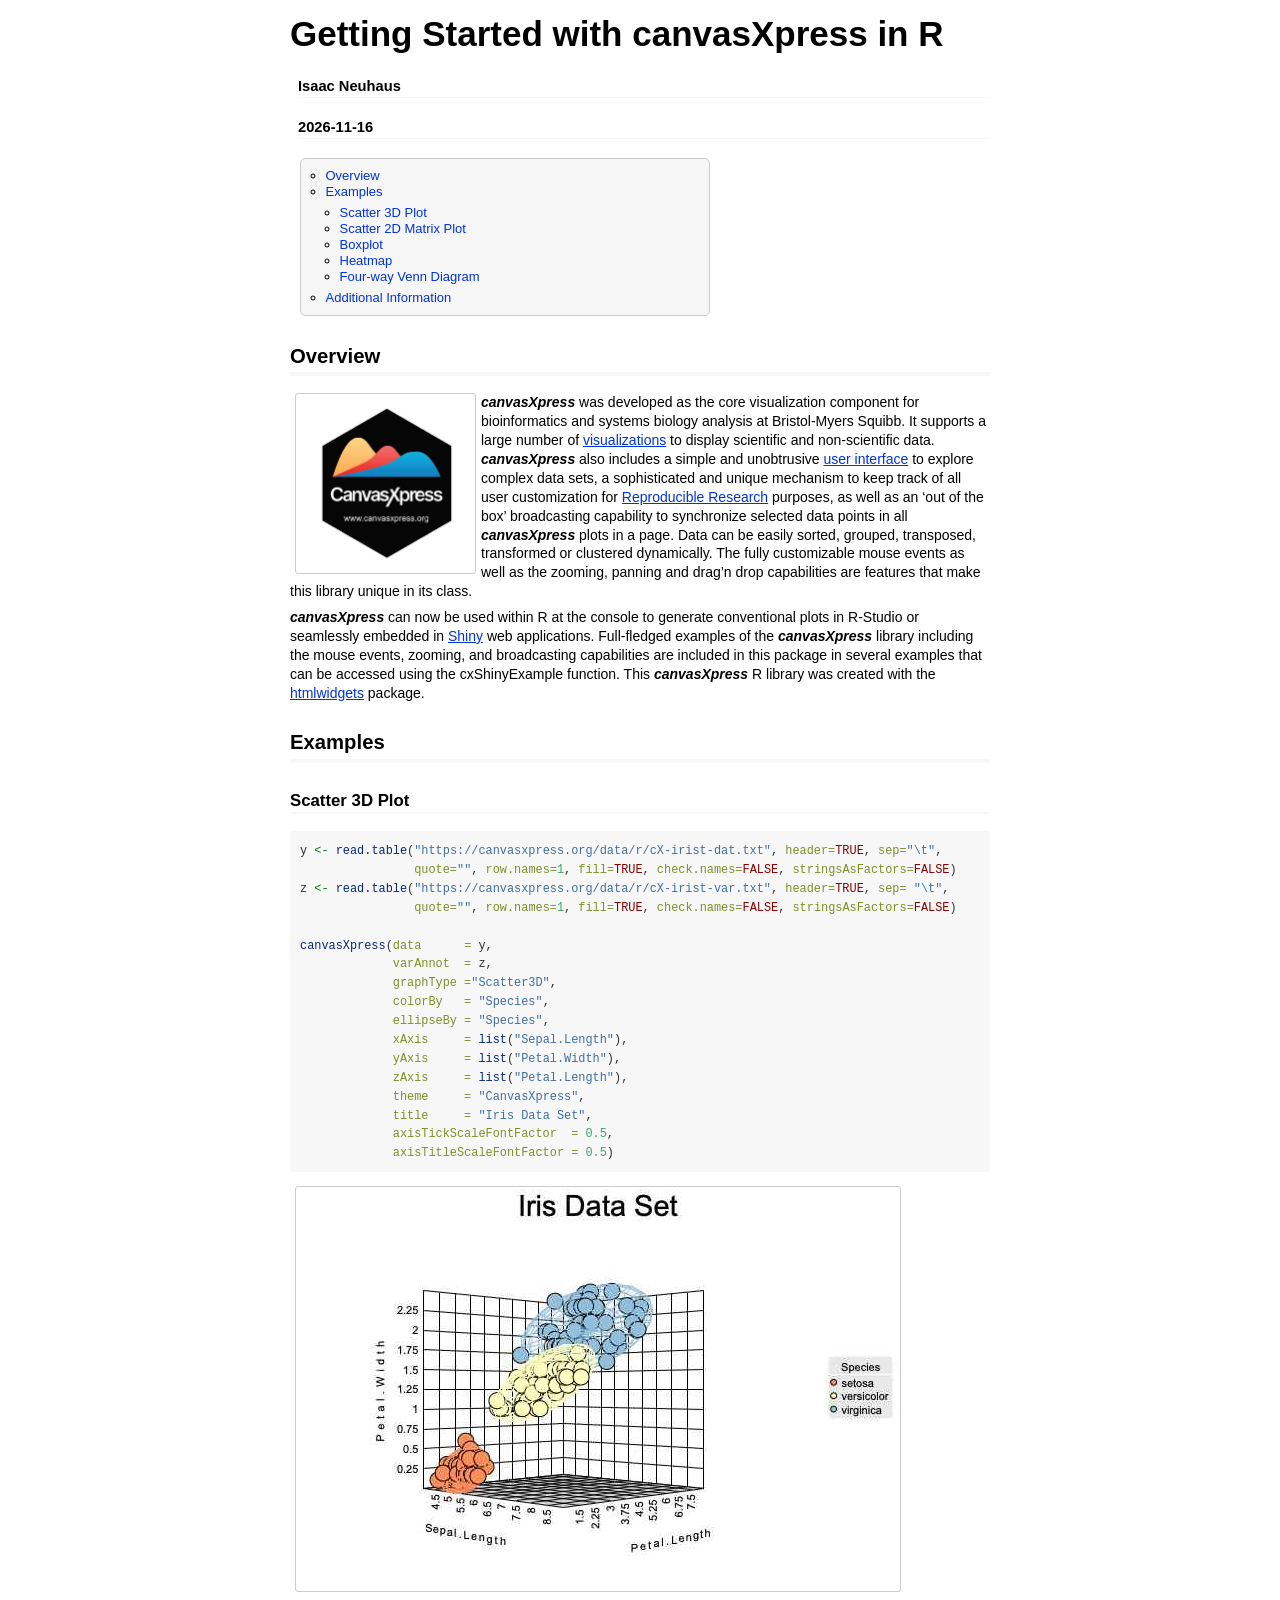
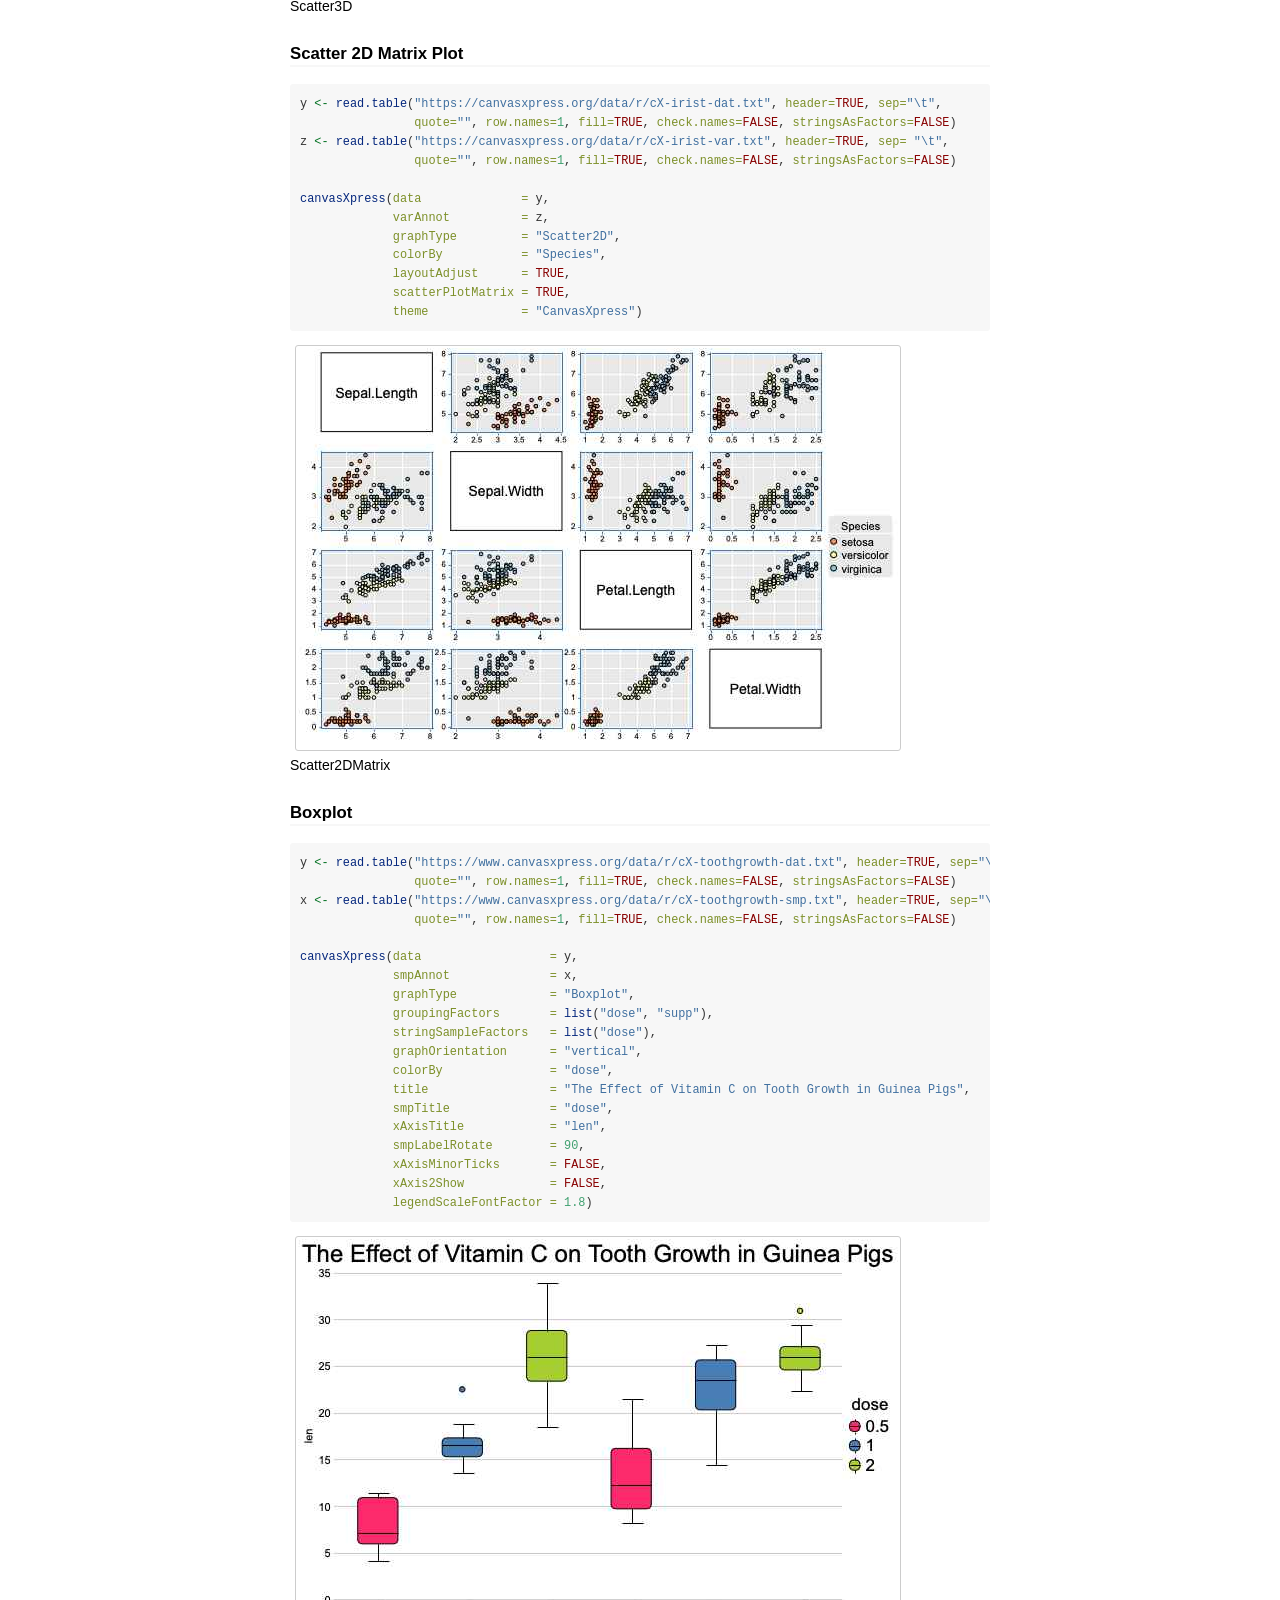
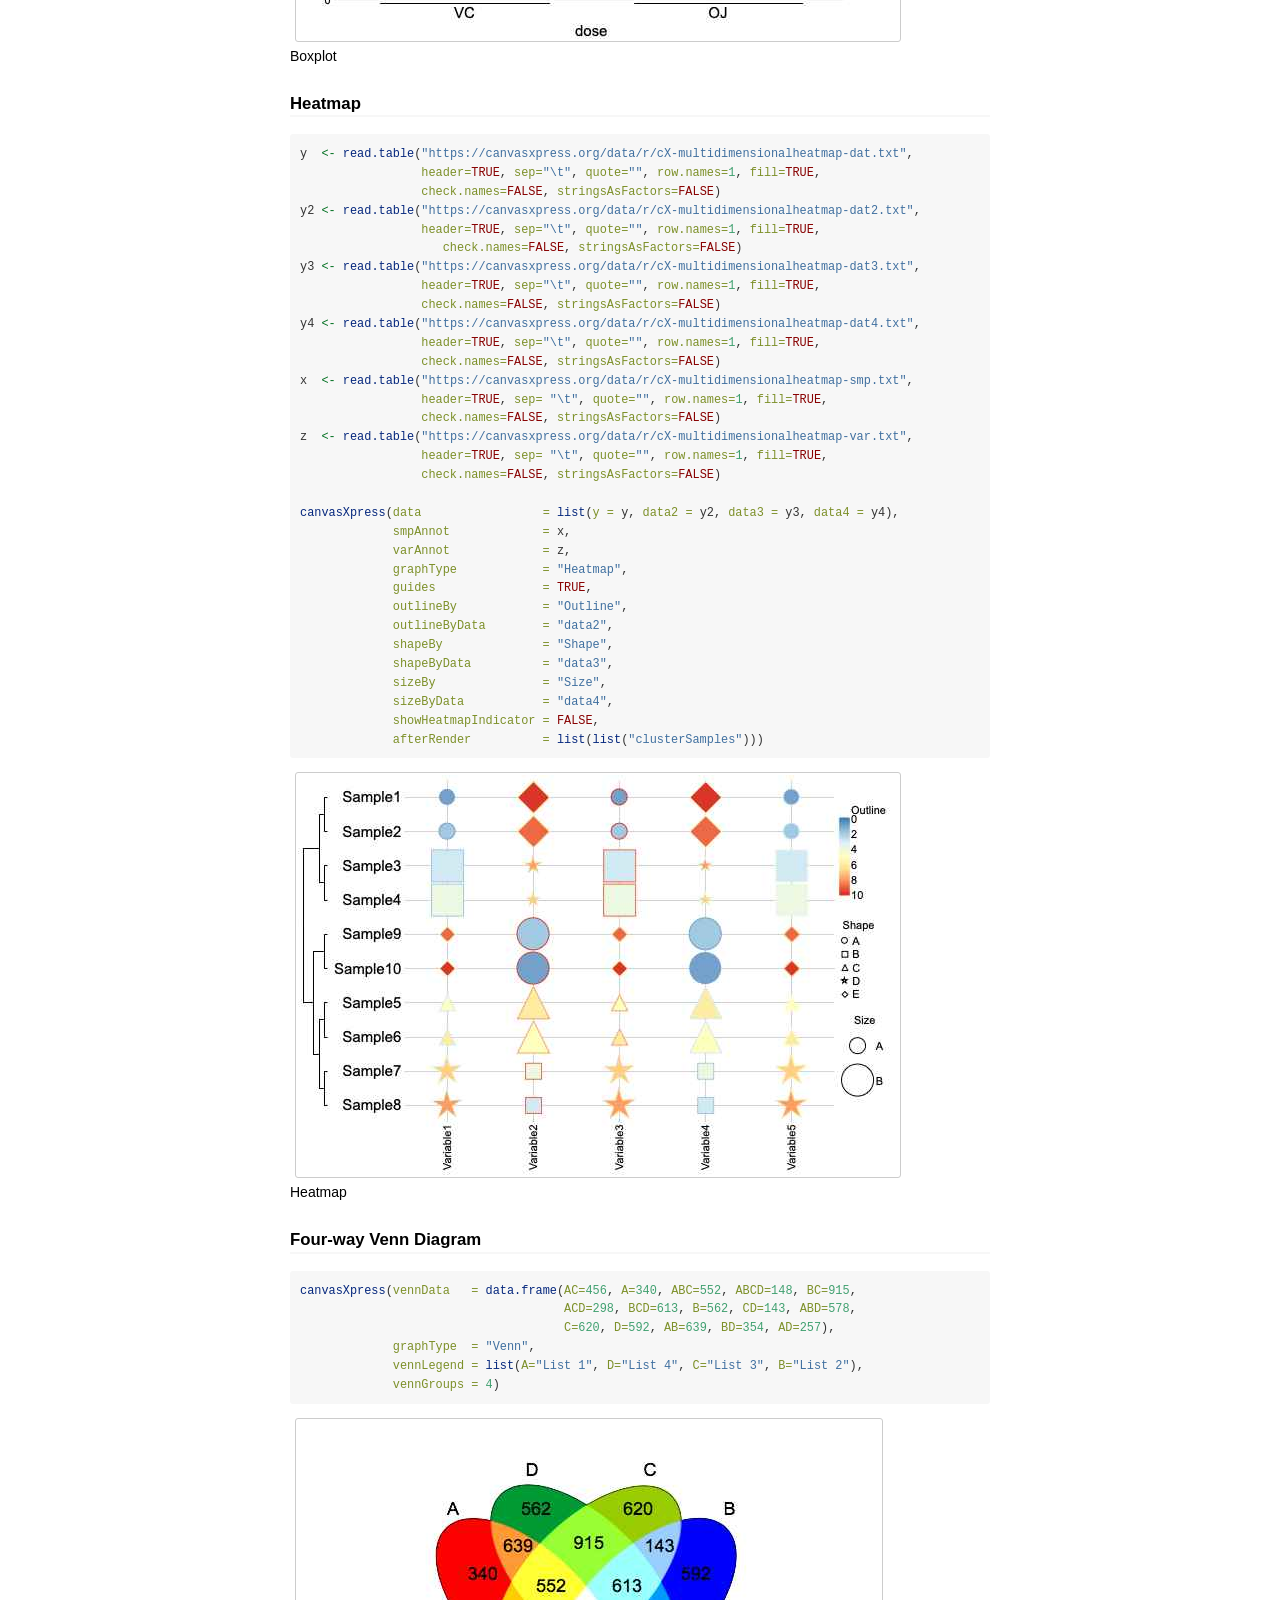
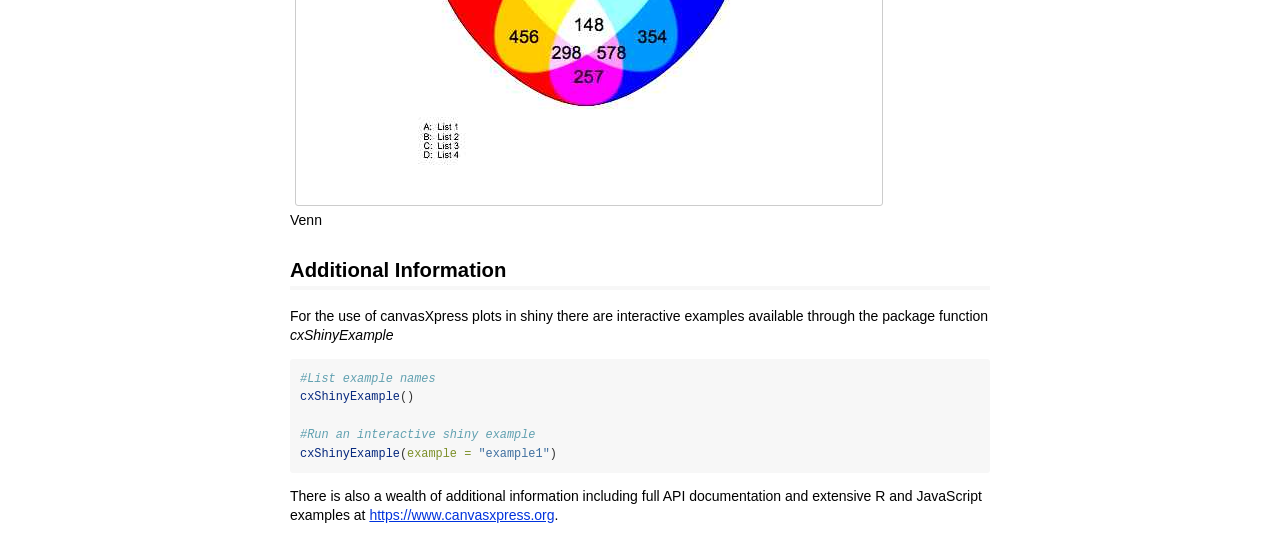
<file: inst/doc/getting_started.html>
<!DOCTYPE html>

<html>

<head>

<meta charset="utf-8" />
<meta name="generator" content="pandoc" />
<meta http-equiv="X-UA-Compatible" content="IE=EDGE" />

<meta name="viewport" content="width=device-width, initial-scale=1" />

<meta name="author" content="Isaac Neuhaus" />

<meta name="date" content="2026-11-16" />

<title>Getting Started with canvasXpress in R</title>

<script>// Pandoc 2.9 adds attributes on both header and div. We remove the former (to
// be compatible with the behavior of Pandoc < 2.8).
document.addEventListener('DOMContentLoaded', function(e) {
  var hs = document.querySelectorAll("div.section[class*='level'] > :first-child");
  var i, h, a;
  for (i = 0; i < hs.length; i++) {
    h = hs[i];
    if (!/^h[1-6]$/i.test(h.tagName)) continue;  // it should be a header h1-h6
    a = h.attributes;
    while (a.length > 0) h.removeAttribute(a[0].name);
  }
});
</script>

<style type="text/css">
code{white-space: pre-wrap;}
span.smallcaps{font-variant: small-caps;}
span.underline{text-decoration: underline;}
div.column{display: inline-block; vertical-align: top; width: 50%;}
div.hanging-indent{margin-left: 1.5em; text-indent: -1.5em;}
ul.task-list{list-style: none;}
</style>



<style type="text/css">
code {
white-space: pre;
}
.sourceCode {
overflow: visible;
}
</style>
<style type="text/css" data-origin="pandoc">
html { -webkit-text-size-adjust: 100%; }
pre > code.sourceCode { white-space: pre; position: relative; }
pre > code.sourceCode > span { display: inline-block; line-height: 1.25; }
pre > code.sourceCode > span:empty { height: 1.2em; }
.sourceCode { overflow: visible; }
code.sourceCode > span { color: inherit; text-decoration: inherit; }
div.sourceCode { margin: 1em 0; }
pre.sourceCode { margin: 0; }
@media screen {
div.sourceCode { overflow: auto; }
}
@media print {
pre > code.sourceCode { white-space: pre-wrap; }
pre > code.sourceCode > span { text-indent: -5em; padding-left: 5em; }
}
pre.numberSource code
{ counter-reset: source-line 0; }
pre.numberSource code > span
{ position: relative; left: -4em; counter-increment: source-line; }
pre.numberSource code > span > a:first-child::before
{ content: counter(source-line);
position: relative; left: -1em; text-align: right; vertical-align: baseline;
border: none; display: inline-block;
-webkit-touch-callout: none; -webkit-user-select: none;
-khtml-user-select: none; -moz-user-select: none;
-ms-user-select: none; user-select: none;
padding: 0 4px; width: 4em;
color: #aaaaaa;
}
pre.numberSource { margin-left: 3em; border-left: 1px solid #aaaaaa; padding-left: 4px; }
div.sourceCode
{ }
@media screen {
pre > code.sourceCode > span > a:first-child::before { text-decoration: underline; }
}
code span.al { color: #ff0000; font-weight: bold; } 
code span.an { color: #60a0b0; font-weight: bold; font-style: italic; } 
code span.at { color: #7d9029; } 
code span.bn { color: #40a070; } 
code span.bu { color: #008000; } 
code span.cf { color: #007020; font-weight: bold; } 
code span.ch { color: #4070a0; } 
code span.cn { color: #880000; } 
code span.co { color: #60a0b0; font-style: italic; } 
code span.cv { color: #60a0b0; font-weight: bold; font-style: italic; } 
code span.do { color: #ba2121; font-style: italic; } 
code span.dt { color: #902000; } 
code span.dv { color: #40a070; } 
code span.er { color: #ff0000; font-weight: bold; } 
code span.ex { } 
code span.fl { color: #40a070; } 
code span.fu { color: #06287e; } 
code span.im { color: #008000; font-weight: bold; } 
code span.in { color: #60a0b0; font-weight: bold; font-style: italic; } 
code span.kw { color: #007020; font-weight: bold; } 
code span.op { color: #666666; } 
code span.ot { color: #007020; } 
code span.pp { color: #bc7a00; } 
code span.sc { color: #4070a0; } 
code span.ss { color: #bb6688; } 
code span.st { color: #4070a0; } 
code span.va { color: #19177c; } 
code span.vs { color: #4070a0; } 
code span.wa { color: #60a0b0; font-weight: bold; font-style: italic; } 
</style>
<script>
// apply pandoc div.sourceCode style to pre.sourceCode instead
(function() {
  var sheets = document.styleSheets;
  for (var i = 0; i < sheets.length; i++) {
    if (sheets[i].ownerNode.dataset["origin"] !== "pandoc") continue;
    try { var rules = sheets[i].cssRules; } catch (e) { continue; }
    var j = 0;
    while (j < rules.length) {
      var rule = rules[j];
      // check if there is a div.sourceCode rule
      if (rule.type !== rule.STYLE_RULE || rule.selectorText !== "div.sourceCode") {
        j++;
        continue;
      }
      var style = rule.style.cssText;
      // check if color or background-color is set
      if (rule.style.color === '' && rule.style.backgroundColor === '') {
        j++;
        continue;
      }
      // replace div.sourceCode by a pre.sourceCode rule
      sheets[i].deleteRule(j);
      sheets[i].insertRule('pre.sourceCode{' + style + '}', j);
    }
  }
})();
</script>




<style type="text/css">body {
background-color: #fff;
margin: 1em auto;
max-width: 700px;
overflow: visible;
padding-left: 2em;
padding-right: 2em;
font-family: "Open Sans", "Helvetica Neue", Helvetica, Arial, sans-serif;
font-size: 14px;
line-height: 1.35;
}
#TOC {
clear: both;
margin: 0 0 10px 10px;
padding: 4px;
width: 400px;
border: 1px solid #CCCCCC;
border-radius: 5px;
background-color: #f6f6f6;
font-size: 13px;
line-height: 1.3;
}
#TOC .toctitle {
font-weight: bold;
font-size: 15px;
margin-left: 5px;
}
#TOC ul {
padding-left: 40px;
margin-left: -1.5em;
margin-top: 5px;
margin-bottom: 5px;
}
#TOC ul ul {
margin-left: -2em;
}
#TOC li {
line-height: 16px;
}
table {
margin: 1em auto;
border-width: 1px;
border-color: #DDDDDD;
border-style: outset;
border-collapse: collapse;
}
table th {
border-width: 2px;
padding: 5px;
border-style: inset;
}
table td {
border-width: 1px;
border-style: inset;
line-height: 18px;
padding: 5px 5px;
}
table, table th, table td {
border-left-style: none;
border-right-style: none;
}
table thead, table tr.even {
background-color: #f7f7f7;
}
p {
margin: 0.5em 0;
}
blockquote {
background-color: #f6f6f6;
padding: 0.25em 0.75em;
}
hr {
border-style: solid;
border: none;
border-top: 1px solid #777;
margin: 28px 0;
}
dl {
margin-left: 0;
}
dl dd {
margin-bottom: 13px;
margin-left: 13px;
}
dl dt {
font-weight: bold;
}
ul {
margin-top: 0;
}
ul li {
list-style: circle outside;
}
ul ul {
margin-bottom: 0;
}
pre, code {
background-color: #f7f7f7;
border-radius: 3px;
color: #333;
white-space: pre-wrap; 
}
pre {
border-radius: 3px;
margin: 5px 0px 10px 0px;
padding: 10px;
}
pre:not([class]) {
background-color: #f7f7f7;
}
code {
font-family: Consolas, Monaco, 'Courier New', monospace;
font-size: 85%;
}
p > code, li > code {
padding: 2px 0px;
}
div.figure {
text-align: center;
}
img {
background-color: #FFFFFF;
padding: 2px;
border: 1px solid #DDDDDD;
border-radius: 3px;
border: 1px solid #CCCCCC;
margin: 0 5px;
}
h1 {
margin-top: 0;
font-size: 35px;
line-height: 40px;
}
h2 {
border-bottom: 4px solid #f7f7f7;
padding-top: 10px;
padding-bottom: 2px;
font-size: 145%;
}
h3 {
border-bottom: 2px solid #f7f7f7;
padding-top: 10px;
font-size: 120%;
}
h4 {
border-bottom: 1px solid #f7f7f7;
margin-left: 8px;
font-size: 105%;
}
h5, h6 {
border-bottom: 1px solid #ccc;
font-size: 105%;
}
a {
color: #0033dd;
text-decoration: none;
}
a:hover {
color: #6666ff; }
a:visited {
color: #800080; }
a:visited:hover {
color: #BB00BB; }
a[href^="http:"] {
text-decoration: underline; }
a[href^="https:"] {
text-decoration: underline; }

code > span.kw { color: #555; font-weight: bold; } 
code > span.dt { color: #902000; } 
code > span.dv { color: #40a070; } 
code > span.bn { color: #d14; } 
code > span.fl { color: #d14; } 
code > span.ch { color: #d14; } 
code > span.st { color: #d14; } 
code > span.co { color: #888888; font-style: italic; } 
code > span.ot { color: #007020; } 
code > span.al { color: #ff0000; font-weight: bold; } 
code > span.fu { color: #900; font-weight: bold; } 
code > span.er { color: #a61717; background-color: #e3d2d2; } 
</style>




</head>

<body>




<h1 class="title toc-ignore">Getting Started with canvasXpress in R</h1>
<h4 class="author">Isaac Neuhaus</h4>
<h4 class="date">2026-11-16</h4>


<div id="TOC">
<ul>
<li><a href="#overview" id="toc-overview">Overview</a></li>
<li><a href="#examples" id="toc-examples">Examples</a>
<ul>
<li><a href="#scatter-3d-plot" id="toc-scatter-3d-plot">Scatter 3D
Plot</a></li>
<li><a href="#scatter-2d-matrix-plot" id="toc-scatter-2d-matrix-plot">Scatter 2D Matrix Plot</a></li>
<li><a href="#boxplot" id="toc-boxplot">Boxplot</a></li>
<li><a href="#heatmap" id="toc-heatmap">Heatmap</a></li>
<li><a href="#four-way-venn-diagram" id="toc-four-way-venn-diagram">Four-way Venn Diagram</a></li>
</ul></li>
<li><a href="#additional-information" id="toc-additional-information">Additional Information</a></li>
</ul>
</div>

<div id="overview" class="section level2">
<h2>Overview</h2>
<p><a href="https://www.canvasxpress.org"><img role="img" src="[data-uri]" align="left" width="175"></a></p>
<p><strong><em>canvasXpress</em></strong> was developed as the core
visualization component for bioinformatics and systems biology analysis
at Bristol-Myers Squibb. It supports a large number of <a href="https://canvasxpress.org/examples.html">visualizations</a> to
display scientific and non-scientific data.
<strong><em>canvasXpress</em></strong> also includes a simple and
unobtrusive <a href="https://canvasxpress.org/docs/interface.html">user
interface</a> to explore complex data sets, a sophisticated and unique
mechanism to keep track of all user customization for <a href="https://canvasxpress.org/audit.html">Reproducible Research</a>
purposes, as well as an ‘out of the box’ broadcasting capability to
synchronize selected data points in all
<strong><em>canvasXpress</em></strong> plots in a page. Data can be
easily sorted, grouped, transposed, transformed or clustered
dynamically. The fully customizable mouse events as well as the zooming,
panning and drag’n drop capabilities are features that make this library
unique in its class.</p>
<p><strong><em>canvasXpress</em></strong> can now be used within R at
the console to generate conventional plots in R-Studio or seamlessly
embedded in <a href="https://shiny.posit.co">Shiny</a> web applications.
Full-fledged examples of the <strong><em>canvasXpress</em></strong>
library including the mouse events, zooming, and broadcasting
capabilities are included in this package in several examples that can
be accessed using the cxShinyExample function. This
<strong><em>canvasXpress</em></strong> R library was created with the <a href="https://github.com/ramnathv/htmlwidgets">htmlwidgets</a>
package.</p>
</div>
<div id="examples" class="section level2">
<h2>Examples</h2>
<div id="scatter-3d-plot" class="section level3">
<h3>Scatter 3D Plot</h3>
<div class="sourceCode" id="cb1"><pre class="sourceCode r"><code class="sourceCode r"><span id="cb1-1"><a href="#cb1-1" tabindex="-1"></a>y <span class="ot">&lt;-</span> <span class="fu">read.table</span>(<span class="st">&quot;https://canvasxpress.org/data/r/cX-irist-dat.txt&quot;</span>, <span class="at">header=</span><span class="cn">TRUE</span>, <span class="at">sep=</span><span class="st">&quot;</span><span class="sc">\t</span><span class="st">&quot;</span>, </span>
<span id="cb1-2"><a href="#cb1-2" tabindex="-1"></a>                <span class="at">quote=</span><span class="st">&quot;&quot;</span>, <span class="at">row.names=</span><span class="dv">1</span>, <span class="at">fill=</span><span class="cn">TRUE</span>, <span class="at">check.names=</span><span class="cn">FALSE</span>, <span class="at">stringsAsFactors=</span><span class="cn">FALSE</span>)</span>
<span id="cb1-3"><a href="#cb1-3" tabindex="-1"></a>z <span class="ot">&lt;-</span> <span class="fu">read.table</span>(<span class="st">&quot;https://canvasxpress.org/data/r/cX-irist-var.txt&quot;</span>, <span class="at">header=</span><span class="cn">TRUE</span>, <span class="at">sep=</span> <span class="st">&quot;</span><span class="sc">\t</span><span class="st">&quot;</span>, </span>
<span id="cb1-4"><a href="#cb1-4" tabindex="-1"></a>                <span class="at">quote=</span><span class="st">&quot;&quot;</span>, <span class="at">row.names=</span><span class="dv">1</span>, <span class="at">fill=</span><span class="cn">TRUE</span>, <span class="at">check.names=</span><span class="cn">FALSE</span>, <span class="at">stringsAsFactors=</span><span class="cn">FALSE</span>)</span>
<span id="cb1-5"><a href="#cb1-5" tabindex="-1"></a>               </span>
<span id="cb1-6"><a href="#cb1-6" tabindex="-1"></a><span class="fu">canvasXpress</span>(<span class="at">data      =</span> y,</span>
<span id="cb1-7"><a href="#cb1-7" tabindex="-1"></a>             <span class="at">varAnnot  =</span> z,</span>
<span id="cb1-8"><a href="#cb1-8" tabindex="-1"></a>             <span class="at">graphType =</span><span class="st">&quot;Scatter3D&quot;</span>,</span>
<span id="cb1-9"><a href="#cb1-9" tabindex="-1"></a>             <span class="at">colorBy   =</span> <span class="st">&quot;Species&quot;</span>,</span>
<span id="cb1-10"><a href="#cb1-10" tabindex="-1"></a>             <span class="at">ellipseBy =</span> <span class="st">&quot;Species&quot;</span>,</span>
<span id="cb1-11"><a href="#cb1-11" tabindex="-1"></a>             <span class="at">xAxis     =</span> <span class="fu">list</span>(<span class="st">&quot;Sepal.Length&quot;</span>),</span>
<span id="cb1-12"><a href="#cb1-12" tabindex="-1"></a>             <span class="at">yAxis     =</span> <span class="fu">list</span>(<span class="st">&quot;Petal.Width&quot;</span>),</span>
<span id="cb1-13"><a href="#cb1-13" tabindex="-1"></a>             <span class="at">zAxis     =</span> <span class="fu">list</span>(<span class="st">&quot;Petal.Length&quot;</span>),</span>
<span id="cb1-14"><a href="#cb1-14" tabindex="-1"></a>             <span class="at">theme     =</span> <span class="st">&quot;CanvasXpress&quot;</span>,</span>
<span id="cb1-15"><a href="#cb1-15" tabindex="-1"></a>             <span class="at">title     =</span> <span class="st">&quot;Iris Data Set&quot;</span>,</span>
<span id="cb1-16"><a href="#cb1-16" tabindex="-1"></a>             <span class="at">axisTickScaleFontFactor  =</span> <span class="fl">0.5</span>,</span>
<span id="cb1-17"><a href="#cb1-17" tabindex="-1"></a>             <span class="at">axisTitleScaleFontFactor =</span> <span class="fl">0.5</span>)</span></code></pre></div>
<div class="float">
<img role="img" aria-label="Scatter3D" src="[data-uri]" alt="Scatter3D" />
<div class="figcaption">Scatter3D</div>
</div>
</div>
<div id="scatter-2d-matrix-plot" class="section level3">
<h3>Scatter 2D Matrix Plot</h3>
<div class="sourceCode" id="cb2"><pre class="sourceCode r"><code class="sourceCode r"><span id="cb2-1"><a href="#cb2-1" tabindex="-1"></a>y <span class="ot">&lt;-</span> <span class="fu">read.table</span>(<span class="st">&quot;https://canvasxpress.org/data/r/cX-irist-dat.txt&quot;</span>, <span class="at">header=</span><span class="cn">TRUE</span>, <span class="at">sep=</span><span class="st">&quot;</span><span class="sc">\t</span><span class="st">&quot;</span>, </span>
<span id="cb2-2"><a href="#cb2-2" tabindex="-1"></a>                <span class="at">quote=</span><span class="st">&quot;&quot;</span>, <span class="at">row.names=</span><span class="dv">1</span>, <span class="at">fill=</span><span class="cn">TRUE</span>, <span class="at">check.names=</span><span class="cn">FALSE</span>, <span class="at">stringsAsFactors=</span><span class="cn">FALSE</span>)</span>
<span id="cb2-3"><a href="#cb2-3" tabindex="-1"></a>z <span class="ot">&lt;-</span> <span class="fu">read.table</span>(<span class="st">&quot;https://canvasxpress.org/data/r/cX-irist-var.txt&quot;</span>, <span class="at">header=</span><span class="cn">TRUE</span>, <span class="at">sep=</span> <span class="st">&quot;</span><span class="sc">\t</span><span class="st">&quot;</span>, </span>
<span id="cb2-4"><a href="#cb2-4" tabindex="-1"></a>                <span class="at">quote=</span><span class="st">&quot;&quot;</span>, <span class="at">row.names=</span><span class="dv">1</span>, <span class="at">fill=</span><span class="cn">TRUE</span>, <span class="at">check.names=</span><span class="cn">FALSE</span>, <span class="at">stringsAsFactors=</span><span class="cn">FALSE</span>)</span>
<span id="cb2-5"><a href="#cb2-5" tabindex="-1"></a>                   </span>
<span id="cb2-6"><a href="#cb2-6" tabindex="-1"></a><span class="fu">canvasXpress</span>(<span class="at">data              =</span> y,</span>
<span id="cb2-7"><a href="#cb2-7" tabindex="-1"></a>             <span class="at">varAnnot          =</span> z,</span>
<span id="cb2-8"><a href="#cb2-8" tabindex="-1"></a>             <span class="at">graphType         =</span> <span class="st">&quot;Scatter2D&quot;</span>,</span>
<span id="cb2-9"><a href="#cb2-9" tabindex="-1"></a>             <span class="at">colorBy           =</span> <span class="st">&quot;Species&quot;</span>,</span>
<span id="cb2-10"><a href="#cb2-10" tabindex="-1"></a>             <span class="at">layoutAdjust      =</span> <span class="cn">TRUE</span>,</span>
<span id="cb2-11"><a href="#cb2-11" tabindex="-1"></a>             <span class="at">scatterPlotMatrix =</span> <span class="cn">TRUE</span>,</span>
<span id="cb2-12"><a href="#cb2-12" tabindex="-1"></a>             <span class="at">theme             =</span> <span class="st">&quot;CanvasXpress&quot;</span>)</span></code></pre></div>
<div class="float">
<img role="img" aria-label="Scatter2DMatrix" src="[data-uri]" alt="Scatter2DMatrix" />
<div class="figcaption">Scatter2DMatrix</div>
</div>
</div>
<div id="boxplot" class="section level3">
<h3>Boxplot</h3>
<div class="sourceCode" id="cb3"><pre class="sourceCode r"><code class="sourceCode r"><span id="cb3-1"><a href="#cb3-1" tabindex="-1"></a>y <span class="ot">&lt;-</span> <span class="fu">read.table</span>(<span class="st">&quot;https://www.canvasxpress.org/data/r/cX-toothgrowth-dat.txt&quot;</span>, <span class="at">header=</span><span class="cn">TRUE</span>, <span class="at">sep=</span><span class="st">&quot;</span><span class="sc">\t</span><span class="st">&quot;</span>, </span>
<span id="cb3-2"><a href="#cb3-2" tabindex="-1"></a>                <span class="at">quote=</span><span class="st">&quot;&quot;</span>, <span class="at">row.names=</span><span class="dv">1</span>, <span class="at">fill=</span><span class="cn">TRUE</span>, <span class="at">check.names=</span><span class="cn">FALSE</span>, <span class="at">stringsAsFactors=</span><span class="cn">FALSE</span>)</span>
<span id="cb3-3"><a href="#cb3-3" tabindex="-1"></a>x <span class="ot">&lt;-</span> <span class="fu">read.table</span>(<span class="st">&quot;https://www.canvasxpress.org/data/r/cX-toothgrowth-smp.txt&quot;</span>, <span class="at">header=</span><span class="cn">TRUE</span>, <span class="at">sep=</span><span class="st">&quot;</span><span class="sc">\t</span><span class="st">&quot;</span>, </span>
<span id="cb3-4"><a href="#cb3-4" tabindex="-1"></a>                <span class="at">quote=</span><span class="st">&quot;&quot;</span>, <span class="at">row.names=</span><span class="dv">1</span>, <span class="at">fill=</span><span class="cn">TRUE</span>, <span class="at">check.names=</span><span class="cn">FALSE</span>, <span class="at">stringsAsFactors=</span><span class="cn">FALSE</span>)</span>
<span id="cb3-5"><a href="#cb3-5" tabindex="-1"></a>                </span>
<span id="cb3-6"><a href="#cb3-6" tabindex="-1"></a><span class="fu">canvasXpress</span>(<span class="at">data                  =</span> y,</span>
<span id="cb3-7"><a href="#cb3-7" tabindex="-1"></a>             <span class="at">smpAnnot              =</span> x,</span>
<span id="cb3-8"><a href="#cb3-8" tabindex="-1"></a>             <span class="at">graphType             =</span> <span class="st">&quot;Boxplot&quot;</span>,</span>
<span id="cb3-9"><a href="#cb3-9" tabindex="-1"></a>             <span class="at">groupingFactors       =</span> <span class="fu">list</span>(<span class="st">&quot;dose&quot;</span>, <span class="st">&quot;supp&quot;</span>),</span>
<span id="cb3-10"><a href="#cb3-10" tabindex="-1"></a>             <span class="at">stringSampleFactors   =</span> <span class="fu">list</span>(<span class="st">&quot;dose&quot;</span>),</span>
<span id="cb3-11"><a href="#cb3-11" tabindex="-1"></a>             <span class="at">graphOrientation      =</span> <span class="st">&quot;vertical&quot;</span>,</span>
<span id="cb3-12"><a href="#cb3-12" tabindex="-1"></a>             <span class="at">colorBy               =</span> <span class="st">&quot;dose&quot;</span>,</span>
<span id="cb3-13"><a href="#cb3-13" tabindex="-1"></a>             <span class="at">title                 =</span> <span class="st">&quot;The Effect of Vitamin C on Tooth Growth in Guinea Pigs&quot;</span>,</span>
<span id="cb3-14"><a href="#cb3-14" tabindex="-1"></a>             <span class="at">smpTitle              =</span> <span class="st">&quot;dose&quot;</span>,</span>
<span id="cb3-15"><a href="#cb3-15" tabindex="-1"></a>             <span class="at">xAxisTitle            =</span> <span class="st">&quot;len&quot;</span>,</span>
<span id="cb3-16"><a href="#cb3-16" tabindex="-1"></a>             <span class="at">smpLabelRotate        =</span> <span class="dv">90</span>,</span>
<span id="cb3-17"><a href="#cb3-17" tabindex="-1"></a>             <span class="at">xAxisMinorTicks       =</span> <span class="cn">FALSE</span>,</span>
<span id="cb3-18"><a href="#cb3-18" tabindex="-1"></a>             <span class="at">xAxis2Show            =</span> <span class="cn">FALSE</span>,</span>
<span id="cb3-19"><a href="#cb3-19" tabindex="-1"></a>             <span class="at">legendScaleFontFactor =</span> <span class="fl">1.8</span>)</span></code></pre></div>
<div class="float">
<img role="img" aria-label="Boxplot" src="[data-uri]" alt="Boxplot" />
<div class="figcaption">Boxplot</div>
</div>
</div>
<div id="heatmap" class="section level3">
<h3>Heatmap</h3>
<div class="sourceCode" id="cb4"><pre class="sourceCode r"><code class="sourceCode r"><span id="cb4-1"><a href="#cb4-1" tabindex="-1"></a>y  <span class="ot">&lt;-</span> <span class="fu">read.table</span>(<span class="st">&quot;https://canvasxpress.org/data/r/cX-multidimensionalheatmap-dat.txt&quot;</span>,</span>
<span id="cb4-2"><a href="#cb4-2" tabindex="-1"></a>                 <span class="at">header=</span><span class="cn">TRUE</span>, <span class="at">sep=</span><span class="st">&quot;</span><span class="sc">\t</span><span class="st">&quot;</span>, <span class="at">quote=</span><span class="st">&quot;&quot;</span>, <span class="at">row.names=</span><span class="dv">1</span>, <span class="at">fill=</span><span class="cn">TRUE</span>, </span>
<span id="cb4-3"><a href="#cb4-3" tabindex="-1"></a>                 <span class="at">check.names=</span><span class="cn">FALSE</span>, <span class="at">stringsAsFactors=</span><span class="cn">FALSE</span>)</span>
<span id="cb4-4"><a href="#cb4-4" tabindex="-1"></a>y2 <span class="ot">&lt;-</span> <span class="fu">read.table</span>(<span class="st">&quot;https://canvasxpress.org/data/r/cX-multidimensionalheatmap-dat2.txt&quot;</span>,</span>
<span id="cb4-5"><a href="#cb4-5" tabindex="-1"></a>                 <span class="at">header=</span><span class="cn">TRUE</span>, <span class="at">sep=</span><span class="st">&quot;</span><span class="sc">\t</span><span class="st">&quot;</span>, <span class="at">quote=</span><span class="st">&quot;&quot;</span>, <span class="at">row.names=</span><span class="dv">1</span>, <span class="at">fill=</span><span class="cn">TRUE</span>, </span>
<span id="cb4-6"><a href="#cb4-6" tabindex="-1"></a>                    <span class="at">check.names=</span><span class="cn">FALSE</span>, <span class="at">stringsAsFactors=</span><span class="cn">FALSE</span>)</span>
<span id="cb4-7"><a href="#cb4-7" tabindex="-1"></a>y3 <span class="ot">&lt;-</span> <span class="fu">read.table</span>(<span class="st">&quot;https://canvasxpress.org/data/r/cX-multidimensionalheatmap-dat3.txt&quot;</span>,</span>
<span id="cb4-8"><a href="#cb4-8" tabindex="-1"></a>                 <span class="at">header=</span><span class="cn">TRUE</span>, <span class="at">sep=</span><span class="st">&quot;</span><span class="sc">\t</span><span class="st">&quot;</span>, <span class="at">quote=</span><span class="st">&quot;&quot;</span>, <span class="at">row.names=</span><span class="dv">1</span>, <span class="at">fill=</span><span class="cn">TRUE</span>, </span>
<span id="cb4-9"><a href="#cb4-9" tabindex="-1"></a>                 <span class="at">check.names=</span><span class="cn">FALSE</span>, <span class="at">stringsAsFactors=</span><span class="cn">FALSE</span>)</span>
<span id="cb4-10"><a href="#cb4-10" tabindex="-1"></a>y4 <span class="ot">&lt;-</span> <span class="fu">read.table</span>(<span class="st">&quot;https://canvasxpress.org/data/r/cX-multidimensionalheatmap-dat4.txt&quot;</span>,</span>
<span id="cb4-11"><a href="#cb4-11" tabindex="-1"></a>                 <span class="at">header=</span><span class="cn">TRUE</span>, <span class="at">sep=</span><span class="st">&quot;</span><span class="sc">\t</span><span class="st">&quot;</span>, <span class="at">quote=</span><span class="st">&quot;&quot;</span>, <span class="at">row.names=</span><span class="dv">1</span>, <span class="at">fill=</span><span class="cn">TRUE</span>, </span>
<span id="cb4-12"><a href="#cb4-12" tabindex="-1"></a>                 <span class="at">check.names=</span><span class="cn">FALSE</span>, <span class="at">stringsAsFactors=</span><span class="cn">FALSE</span>)</span>
<span id="cb4-13"><a href="#cb4-13" tabindex="-1"></a>x  <span class="ot">&lt;-</span> <span class="fu">read.table</span>(<span class="st">&quot;https://canvasxpress.org/data/r/cX-multidimensionalheatmap-smp.txt&quot;</span>,</span>
<span id="cb4-14"><a href="#cb4-14" tabindex="-1"></a>                 <span class="at">header=</span><span class="cn">TRUE</span>, <span class="at">sep=</span> <span class="st">&quot;</span><span class="sc">\t</span><span class="st">&quot;</span>, <span class="at">quote=</span><span class="st">&quot;&quot;</span>, <span class="at">row.names=</span><span class="dv">1</span>, <span class="at">fill=</span><span class="cn">TRUE</span>, </span>
<span id="cb4-15"><a href="#cb4-15" tabindex="-1"></a>                 <span class="at">check.names=</span><span class="cn">FALSE</span>, <span class="at">stringsAsFactors=</span><span class="cn">FALSE</span>)</span>
<span id="cb4-16"><a href="#cb4-16" tabindex="-1"></a>z  <span class="ot">&lt;-</span> <span class="fu">read.table</span>(<span class="st">&quot;https://canvasxpress.org/data/r/cX-multidimensionalheatmap-var.txt&quot;</span>,</span>
<span id="cb4-17"><a href="#cb4-17" tabindex="-1"></a>                 <span class="at">header=</span><span class="cn">TRUE</span>, <span class="at">sep=</span> <span class="st">&quot;</span><span class="sc">\t</span><span class="st">&quot;</span>, <span class="at">quote=</span><span class="st">&quot;&quot;</span>, <span class="at">row.names=</span><span class="dv">1</span>, <span class="at">fill=</span><span class="cn">TRUE</span>, </span>
<span id="cb4-18"><a href="#cb4-18" tabindex="-1"></a>                 <span class="at">check.names=</span><span class="cn">FALSE</span>, <span class="at">stringsAsFactors=</span><span class="cn">FALSE</span>)</span>
<span id="cb4-19"><a href="#cb4-19" tabindex="-1"></a></span>
<span id="cb4-20"><a href="#cb4-20" tabindex="-1"></a><span class="fu">canvasXpress</span>(<span class="at">data                 =</span> <span class="fu">list</span>(<span class="at">y =</span> y, <span class="at">data2 =</span> y2, <span class="at">data3 =</span> y3, <span class="at">data4 =</span> y4),</span>
<span id="cb4-21"><a href="#cb4-21" tabindex="-1"></a>             <span class="at">smpAnnot             =</span> x,</span>
<span id="cb4-22"><a href="#cb4-22" tabindex="-1"></a>             <span class="at">varAnnot             =</span> z,</span>
<span id="cb4-23"><a href="#cb4-23" tabindex="-1"></a>             <span class="at">graphType            =</span> <span class="st">&quot;Heatmap&quot;</span>,</span>
<span id="cb4-24"><a href="#cb4-24" tabindex="-1"></a>             <span class="at">guides               =</span> <span class="cn">TRUE</span>,</span>
<span id="cb4-25"><a href="#cb4-25" tabindex="-1"></a>             <span class="at">outlineBy            =</span> <span class="st">&quot;Outline&quot;</span>,</span>
<span id="cb4-26"><a href="#cb4-26" tabindex="-1"></a>             <span class="at">outlineByData        =</span> <span class="st">&quot;data2&quot;</span>,</span>
<span id="cb4-27"><a href="#cb4-27" tabindex="-1"></a>             <span class="at">shapeBy              =</span> <span class="st">&quot;Shape&quot;</span>,</span>
<span id="cb4-28"><a href="#cb4-28" tabindex="-1"></a>             <span class="at">shapeByData          =</span> <span class="st">&quot;data3&quot;</span>,</span>
<span id="cb4-29"><a href="#cb4-29" tabindex="-1"></a>             <span class="at">sizeBy               =</span> <span class="st">&quot;Size&quot;</span>,</span>
<span id="cb4-30"><a href="#cb4-30" tabindex="-1"></a>             <span class="at">sizeByData           =</span> <span class="st">&quot;data4&quot;</span>,</span>
<span id="cb4-31"><a href="#cb4-31" tabindex="-1"></a>             <span class="at">showHeatmapIndicator =</span> <span class="cn">FALSE</span>,</span>
<span id="cb4-32"><a href="#cb4-32" tabindex="-1"></a>             <span class="at">afterRender          =</span> <span class="fu">list</span>(<span class="fu">list</span>(<span class="st">&quot;clusterSamples&quot;</span>)))</span></code></pre></div>
<div class="float">
<img role="img" aria-label="Heatmap" src="[data-uri]" alt="Heatmap" />
<div class="figcaption">Heatmap</div>
</div>
</div>
<div id="four-way-venn-diagram" class="section level3">
<h3>Four-way Venn Diagram</h3>
<div class="sourceCode" id="cb5"><pre class="sourceCode r"><code class="sourceCode r"><span id="cb5-1"><a href="#cb5-1" tabindex="-1"></a><span class="fu">canvasXpress</span>(<span class="at">vennData   =</span> <span class="fu">data.frame</span>(<span class="at">AC=</span><span class="dv">456</span>, <span class="at">A=</span><span class="dv">340</span>, <span class="at">ABC=</span><span class="dv">552</span>, <span class="at">ABCD=</span><span class="dv">148</span>, <span class="at">BC=</span><span class="dv">915</span>,</span>
<span id="cb5-2"><a href="#cb5-2" tabindex="-1"></a>                                     <span class="at">ACD=</span><span class="dv">298</span>, <span class="at">BCD=</span><span class="dv">613</span>, <span class="at">B=</span><span class="dv">562</span>, <span class="at">CD=</span><span class="dv">143</span>, <span class="at">ABD=</span><span class="dv">578</span>, </span>
<span id="cb5-3"><a href="#cb5-3" tabindex="-1"></a>                                     <span class="at">C=</span><span class="dv">620</span>, <span class="at">D=</span><span class="dv">592</span>, <span class="at">AB=</span><span class="dv">639</span>, <span class="at">BD=</span><span class="dv">354</span>, <span class="at">AD=</span><span class="dv">257</span>),</span>
<span id="cb5-4"><a href="#cb5-4" tabindex="-1"></a>             <span class="at">graphType  =</span> <span class="st">&quot;Venn&quot;</span>,</span>
<span id="cb5-5"><a href="#cb5-5" tabindex="-1"></a>             <span class="at">vennLegend =</span> <span class="fu">list</span>(<span class="at">A=</span><span class="st">&quot;List 1&quot;</span>, <span class="at">D=</span><span class="st">&quot;List 4&quot;</span>, <span class="at">C=</span><span class="st">&quot;List 3&quot;</span>, <span class="at">B=</span><span class="st">&quot;List 2&quot;</span>),</span>
<span id="cb5-6"><a href="#cb5-6" tabindex="-1"></a>             <span class="at">vennGroups =</span> <span class="dv">4</span>)</span></code></pre></div>
<div class="float">
<img role="img" aria-label="Venn" src="[data-uri]" alt="Venn" />
<div class="figcaption">Venn</div>
</div>
</div>
</div>
<div id="additional-information" class="section level2">
<h2>Additional Information</h2>
<p>For the use of canvasXpress plots in shiny there are interactive
examples available through the package function
<em>cxShinyExample</em></p>
<div class="sourceCode" id="cb6"><pre class="sourceCode r"><code class="sourceCode r"><span id="cb6-1"><a href="#cb6-1" tabindex="-1"></a><span class="co">#List example names</span></span>
<span id="cb6-2"><a href="#cb6-2" tabindex="-1"></a><span class="fu">cxShinyExample</span>()</span>
<span id="cb6-3"><a href="#cb6-3" tabindex="-1"></a></span>
<span id="cb6-4"><a href="#cb6-4" tabindex="-1"></a><span class="co">#Run an interactive shiny example</span></span>
<span id="cb6-5"><a href="#cb6-5" tabindex="-1"></a><span class="fu">cxShinyExample</span>(<span class="at">example =</span> <span class="st">&quot;example1&quot;</span>)</span></code></pre></div>
<p>There is also a wealth of additional information including full API
documentation and extensive R and JavaScript examples at <a href="https://www.canvasxpress.org">https://www.canvasxpress.org</a>.</p>
</div>



<!-- code folding -->


<!-- dynamically load mathjax for compatibility with self-contained -->
<script>
  (function () {
    var script = document.createElement("script");
    script.type = "text/javascript";
    script.src  = "https://mathjax.rstudio.com/latest/MathJax.js?config=TeX-AMS-MML_HTMLorMML";
    document.getElementsByTagName("head")[0].appendChild(script);
  })();
</script>

</body>
</html>
</file>
